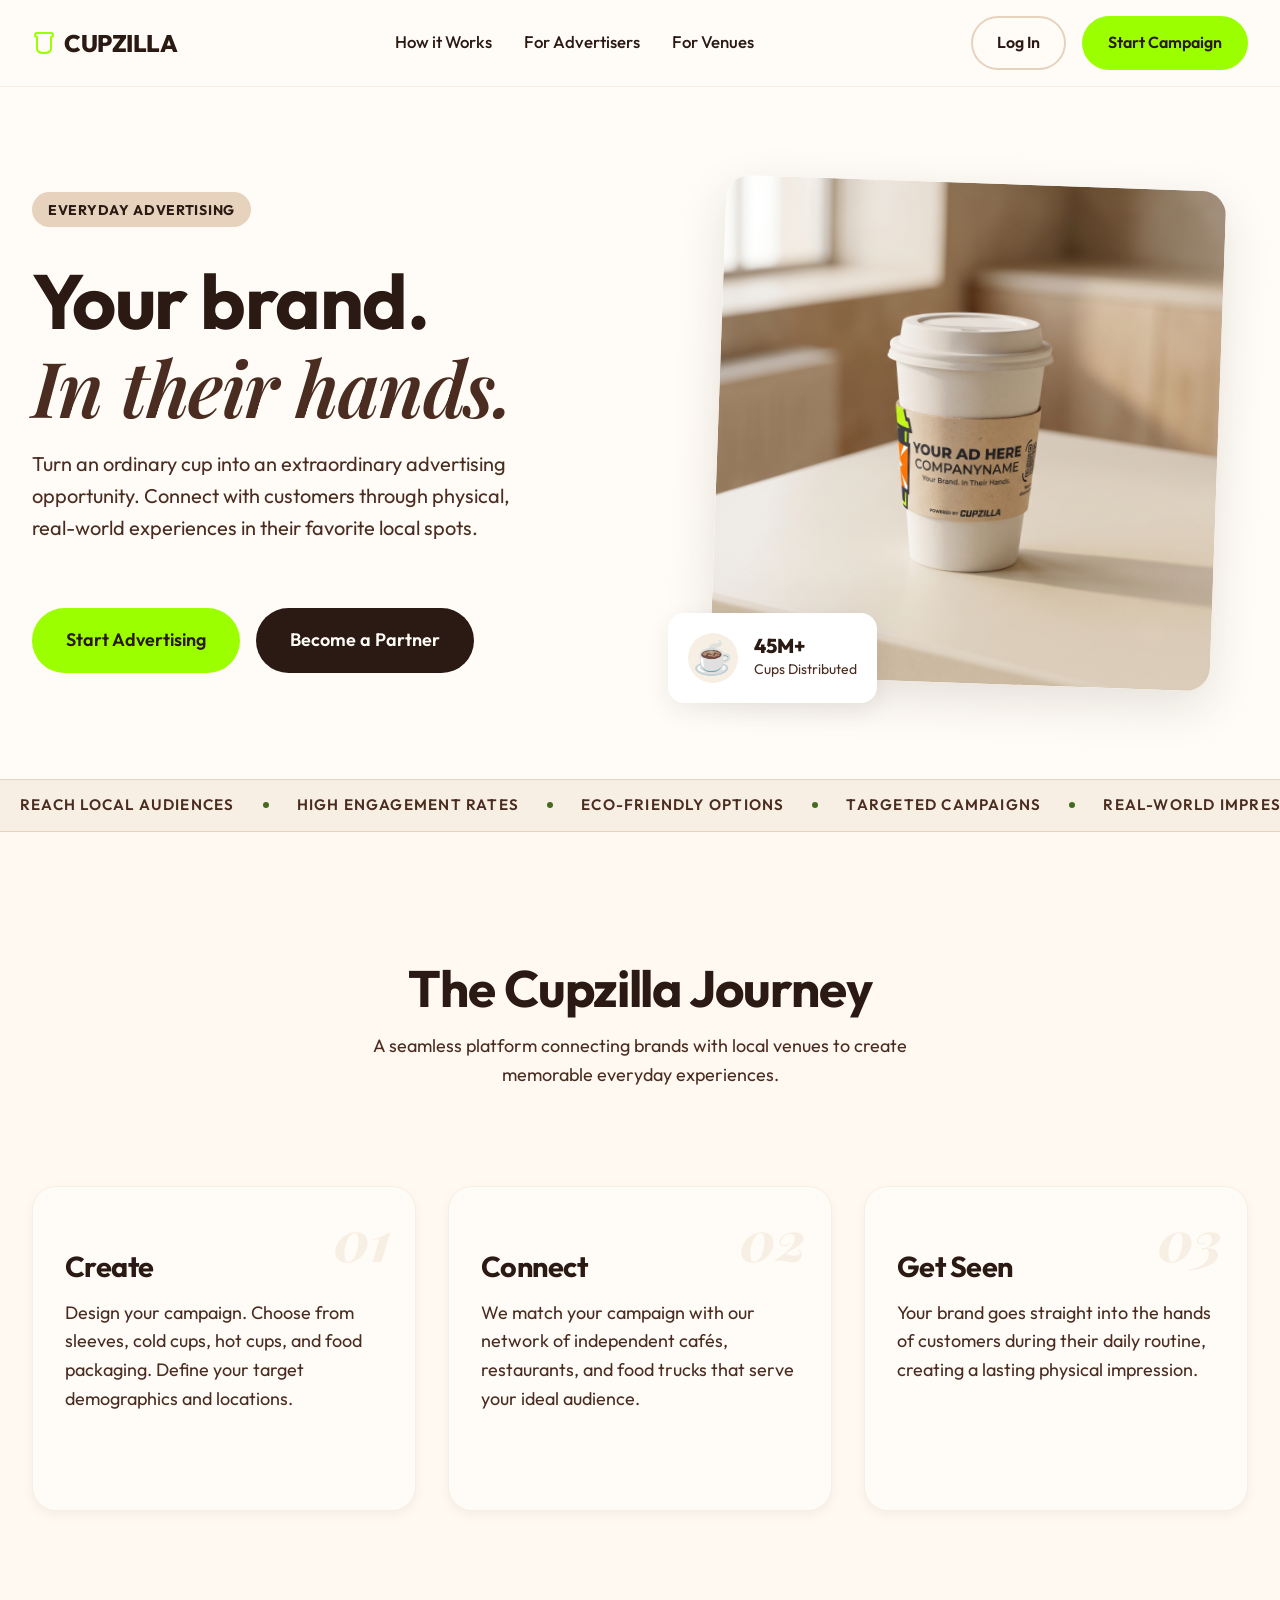
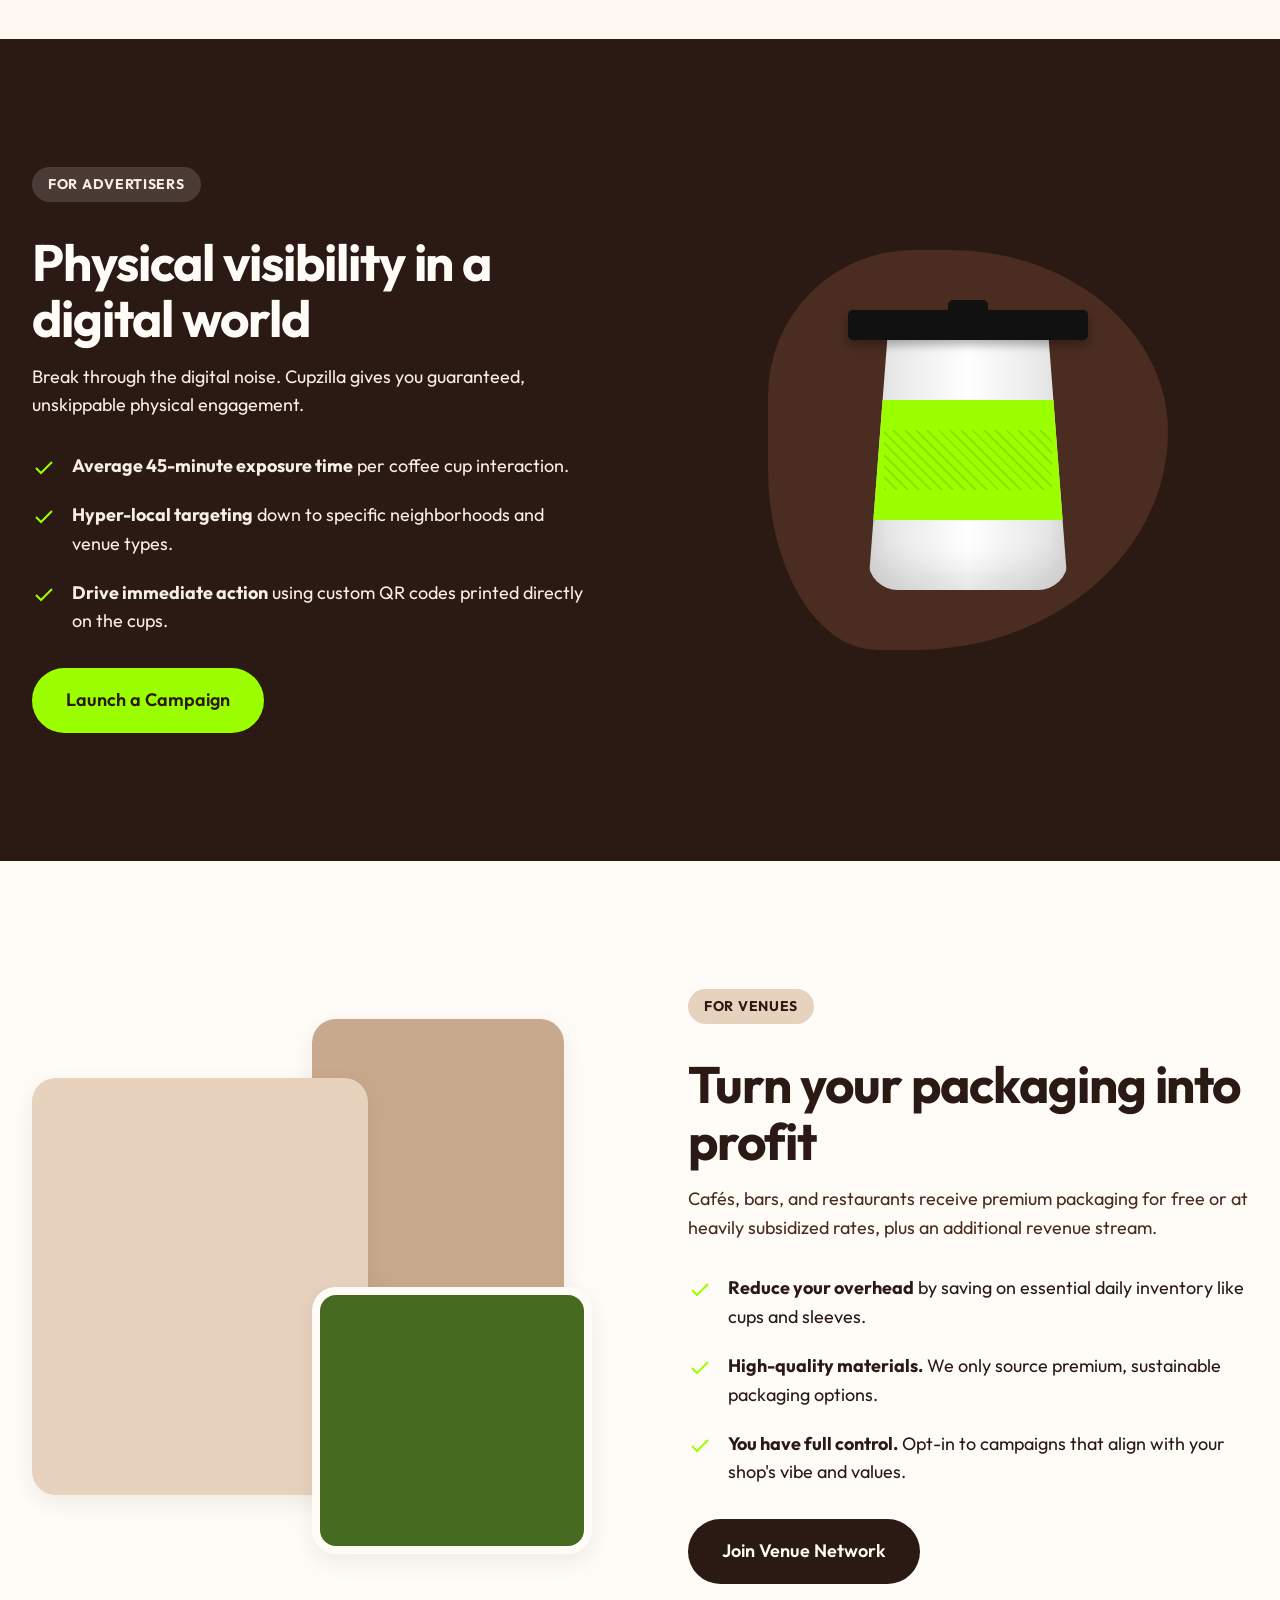
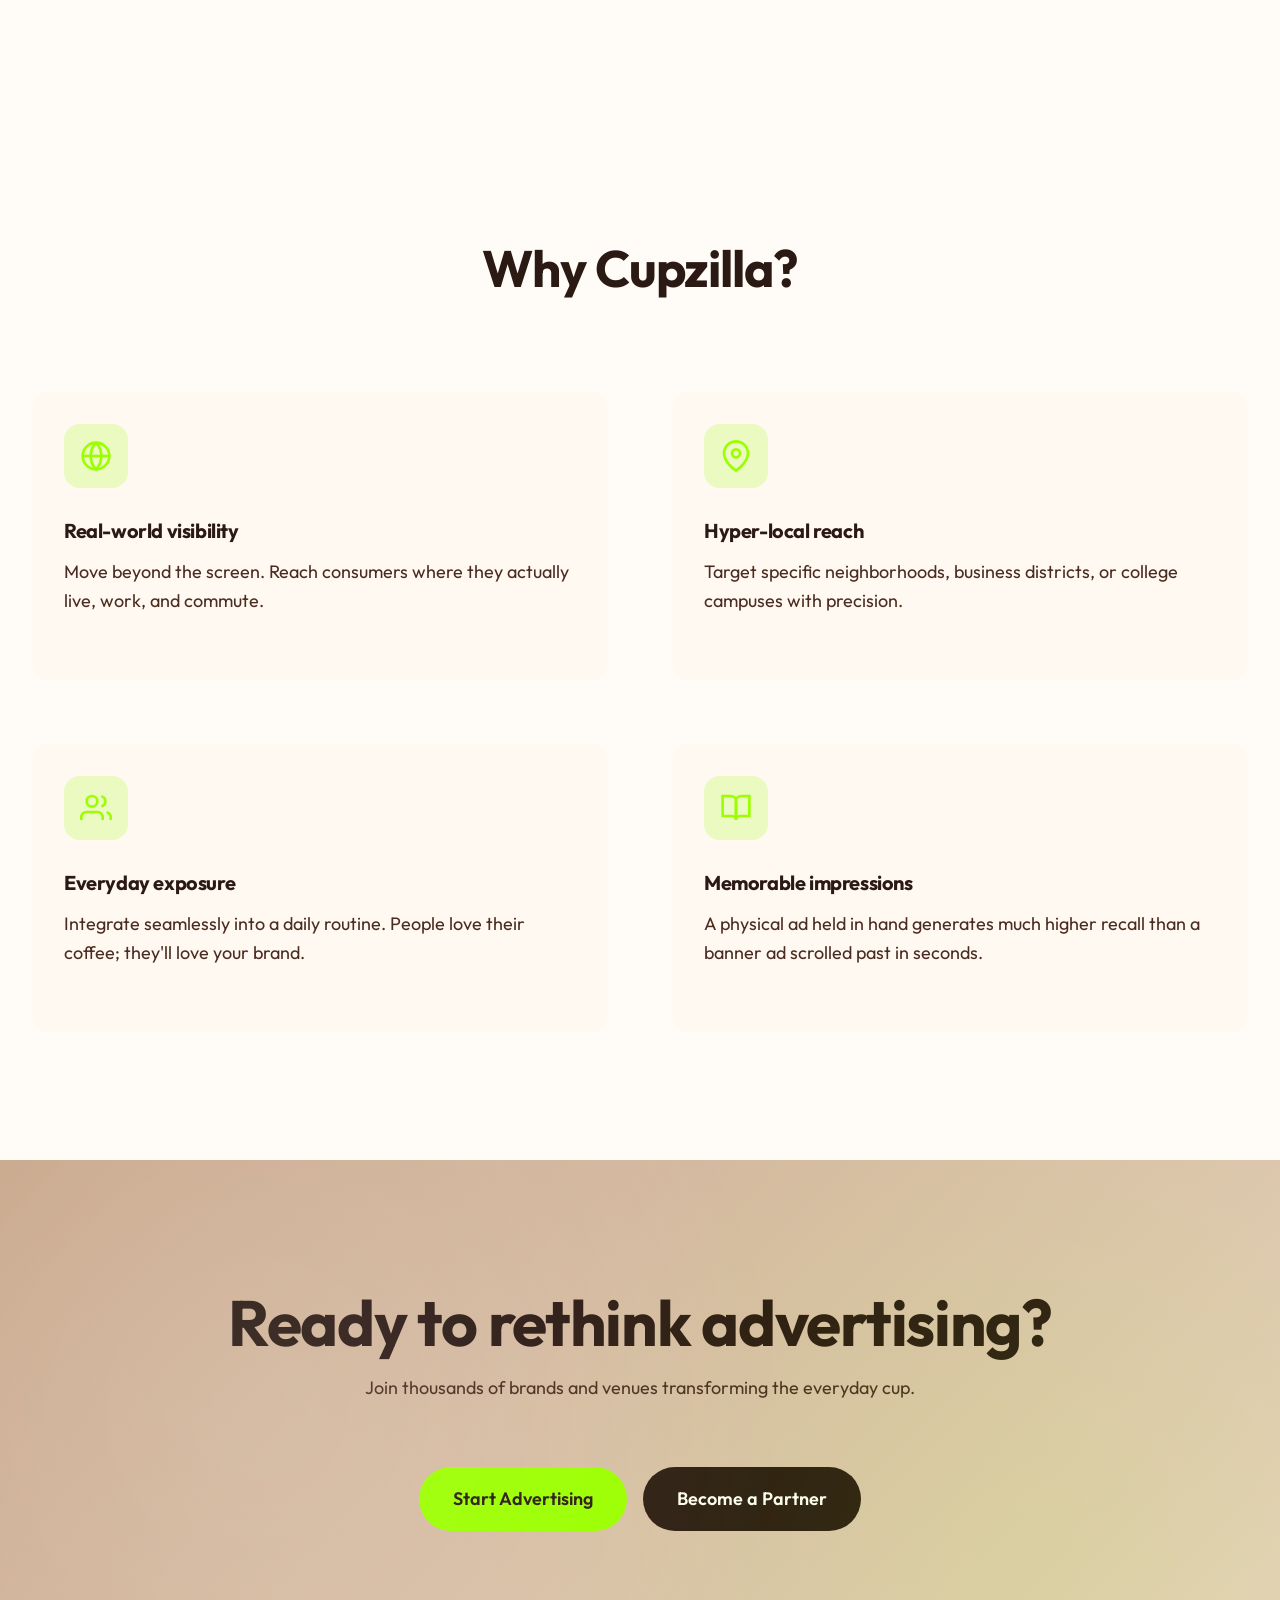
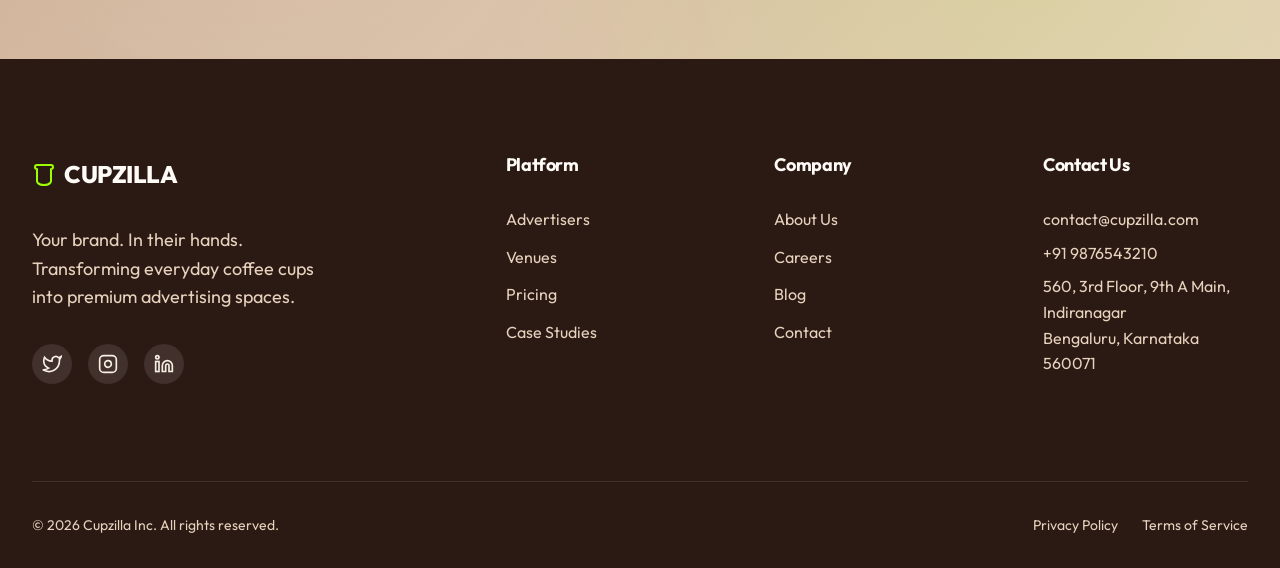
<file: Web Development & Designing-Level 1/Cupzilla/index.html>
<!DOCTYPE html>
<html lang="en">

<head>
    <meta charset="UTF-8">
    <meta name="viewport" content="width=device-width, initial-scale=1.0">
    <title>Cupzilla | Everyday Advertising</title>
    <link rel="preconnect" href="https://fonts.googleapis.com">
    <link rel="preconnect" href="https://fonts.gstatic.com" crossorigin>
    <link
        href="https://fonts.googleapis.com/css2?family=Outfit:wght@300;400;500;700;800&family=Playfair+Display:ital,wght@0,600;1,600&display=swap"
        rel="stylesheet">
    <link rel="stylesheet" href="style.css">
</head>

<body>
    <header>
        <div class="container nav-container">
            <a href="#" class="logo">
                <svg width="24" height="24" viewBox="0 0 24 24" fill="none" xmlns="http://www.w3.org/2000/svg">
                    <path
                        d="M5 2H19C19 2 21 2 21 4C21 6 19 6 19 6V18C19 18 19 22 12 22C5 22 5 18 5 18V6C5 6 3 6 3 4C3 2 5 2 5 2Z"
                        stroke="var(--c-brand-green)" stroke-width="2" stroke-linecap="round" stroke-linejoin="round" />
                </svg>
                CUPZILLA
            </a>
            <nav>
                <ul class="nav-links">
                    <li><a href="#how-it-works">How it Works</a></li>
                    <li><a href="#advertisers">For Advertisers</a></li>
                    <li><a href="#venues">For Venues</a></li>
                </ul>
            </nav>
            <div class="nav-actions">
                <a href="#cta" class="btn btn-outline">Log In</a>
                <a href="#cta" class="btn btn-primary">Start Campaign</a>
            </div>
            <!-- Mobile Menu Toggle (CSS only) -->
            <input type="checkbox" id="nav-toggle" class="nav-toggle">
            <label for="nav-toggle" class="nav-toggle-label">
                <span></span>
            </label>
            <div class="mobile-nav">
                <ul class="mobile-nav-links">
                    <li><a href="#how-it-works">How it Works</a></li>
                    <li><a href="#advertisers">For Advertisers</a></li>
                    <li><a href="#venues">For Venues</a></li>
                    <li><a href="#cta" class="btn btn-primary">Start Campaign</a></li>
                </ul>
            </div>
        </div>
    </header>

    <main>
        <section class="hero">
            <div class="container hero-container">
                <div class="hero-content">
                    <div class="badge">Everyday Advertising</div>
                    <h1 class="hero-title">Your brand.<br><span>In their hands.</span></h1>
                    <p class="hero-subtitle">Turn an ordinary cup into an extraordinary advertising opportunity. Connect
                        with customers through physical, real-world experiences in their favorite local spots.</p>
                    <div class="hero-cta">
                        <a href="#advertisers" class="btn btn-primary btn-large">Start Advertising</a>
                        <a href="#venues" class="btn btn-secondary btn-large">Become a Partner</a>
                    </div>
                </div>
                <div class="hero-image-wrapper">
                    <div class="hero-image-bg"></div>
                    <img src="assets/hero-cup.png" alt="Cupzilla cup with brand sleeve" class="hero-image">
                    <!-- Floating stat card -->
                    <div class="floating-card stat-card">
                        <div class="stat-icon">☕</div>
                        <div>
                            <div class="stat-number">45M+</div>
                            <div class="stat-label">Cups Distributed</div>
                        </div>
                    </div>
                </div>
            </div>
        </section>

        <!-- Marquee / Social Proof -->
        <div class="marquee-section">
            <div class="marquee">
                <div class="marquee-content">
                    <span>Reach Local Audiences</span>
                    <span class="dot"></span>
                    <span>High Engagement Rates</span>
                    <span class="dot"></span>
                    <span>Eco-Friendly Options</span>
                    <span class="dot"></span>
                    <span>Targeted Campaigns</span>
                    <span class="dot"></span>
                    <span>Real-World Impressions</span>
                    <span class="dot"></span>
                </div>
                <div class="marquee-content" aria-hidden="true">
                    <span>Reach Local Audiences</span>
                    <span class="dot"></span>
                    <span>High Engagement Rates</span>
                    <span class="dot"></span>
                    <span>Eco-Friendly Options</span>
                    <span class="dot"></span>
                    <span>Targeted Campaigns</span>
                    <span class="dot"></span>
                    <span>Real-World Impressions</span>
                    <span class="dot"></span>
                </div>
            </div>
        </div>

        <section id="how-it-works" class="how-it-works">
            <div class="container">
                <div class="section-header text-center">
                    <h2 class="section-title">The Cupzilla Journey</h2>
                    <p class="section-subtitle">A seamless platform connecting brands with local venues to create
                        memorable everyday experiences.</p>
                </div>
                <div class="steps-grid">
                    <div class="step-card">
                        <div class="step-number">01</div>
                        <h3 class="step-title">Create</h3>
                        <p class="step-desc">Design your campaign. Choose from sleeves, cold cups, hot cups, and food
                            packaging. Define your target demographics and locations.</p>
                    </div>
                    <div class="step-card">
                        <div class="step-number">02</div>
                        <h3 class="step-title">Connect</h3>
                        <p class="step-desc">We match your campaign with our network of independent cafés, restaurants,
                            and food trucks that serve your ideal audience.</p>
                    </div>
                    <div class="step-card">
                        <div class="step-number">03</div>
                        <h3 class="step-title">Get Seen</h3>
                        <p class="step-desc">Your brand goes straight into the hands of customers during their daily
                            routine, creating a lasting physical impression.</p>
                    </div>
                </div>
            </div>
        </section>

        <section id="advertisers" class="value-prop section-dark">
            <div class="container value-prop-container">
                <div class="value-prop-content">
                    <div class="badge badge-light">For Advertisers</div>
                    <h2 class="section-title">Physical visibility in a digital world</h2>
                    <p class="section-subtitle">Break through the digital noise. Cupzilla gives you guaranteed,
                        unskippable physical engagement.</p>
                    <ul class="feature-list">
                        <li>
                            <svg viewBox="0 0 24 24" width="24" height="24" fill="none" stroke="currentColor"
                                stroke-width="2">
                                <polyline points="20 6 9 17 4 12"></polyline>
                            </svg>
                            <span><strong>Average 45-minute exposure time</strong> per coffee cup interaction.</span>
                        </li>
                        <li>
                            <svg viewBox="0 0 24 24" width="24" height="24" fill="none" stroke="currentColor"
                                stroke-width="2">
                                <polyline points="20 6 9 17 4 12"></polyline>
                            </svg>
                            <span><strong>Hyper-local targeting</strong> down to specific neighborhoods and venue
                                types.</span>
                        </li>
                        <li>
                            <svg viewBox="0 0 24 24" width="24" height="24" fill="none" stroke="currentColor"
                                stroke-width="2">
                                <polyline points="20 6 9 17 4 12"></polyline>
                            </svg>
                            <span><strong>Drive immediate action</strong> using custom QR codes printed directly on the
                                cups.</span>
                        </li>
                    </ul>
                    <a href="#cta" class="btn btn-primary btn-large mt-4">Launch a Campaign</a>
                </div>
                <div class="value-prop-visual shape-blob">
                    <!-- CSS art / Abstract shape representing the brand reaching users -->
                    <div class="abstract-cup">
                        <div class="cup-body">
                            <div class="cup-sleeve">
                                <div class="sleeve-pattern"></div>
                            </div>
                        </div>
                        <div class="cup-lid"></div>
                    </div>
                </div>
            </div>
        </section>

        <section id="venues" class="value-prop">
            <div class="container value-prop-container reverse">
                <div class="value-prop-content">
                    <div class="badge">For Venues</div>
                    <h2 class="section-title">Turn your packaging into profit</h2>
                    <p class="section-subtitle">Cafés, bars, and restaurants receive premium packaging for free or at
                        heavily subsidized rates, plus an additional revenue stream.</p>
                    <ul class="feature-list">
                        <li>
                            <svg viewBox="0 0 24 24" width="24" height="24" fill="none" stroke="currentColor"
                                stroke-width="2">
                                <polyline points="20 6 9 17 4 12"></polyline>
                            </svg>
                            <span><strong>Reduce your overhead</strong> by saving on essential daily inventory like cups
                                and sleeves.</span>
                        </li>
                        <li>
                            <svg viewBox="0 0 24 24" width="24" height="24" fill="none" stroke="currentColor"
                                stroke-width="2">
                                <polyline points="20 6 9 17 4 12"></polyline>
                            </svg>
                            <span><strong>High-quality materials.</strong> We only source premium, sustainable packaging
                                options.</span>
                        </li>
                        <li>
                            <svg viewBox="0 0 24 24" width="24" height="24" fill="none" stroke="currentColor"
                                stroke-width="2">
                                <polyline points="20 6 9 17 4 12"></polyline>
                            </svg>
                            <span><strong>You have full control.</strong> Opt-in to campaigns that align with your
                                shop's vibe and values.</span>
                        </li>
                    </ul>
                    <a href="#cta" class="btn btn-secondary btn-large mt-4">Join Venue Network</a>
                </div>
                <div class="value-prop-visual style-grid">
                    <div class="grid-images">
                        <div class="grid-img b-1"></div>
                        <div class="grid-img b-2"></div>
                        <div class="grid-img b-3"></div>
                    </div>
                </div>
            </div>
        </section>

        <section id="why" class="why-cupzilla">
            <div class="container">
                <div class="section-header text-center">
                    <h2 class="section-title">Why Cupzilla?</h2>
                </div>
                <div class="features-grid">
                    <div class="feature-item">
                        <div class="feature-icon">
                            <svg width="32" height="32" viewBox="0 0 24 24" fill="none" stroke="var(--c-brand-green)"
                                stroke-width="2">
                                <circle cx="12" cy="12" r="10"></circle>
                                <path d="M12 2a14.5 14.5 0 0 0 0 20 14.5 14.5 0 0 0 0-20"></path>
                                <path d="M2 12h20"></path>
                            </svg>
                        </div>
                        <h4>Real-world visibility</h4>
                        <p>Move beyond the screen. Reach consumers where they actually live, work, and commute.</p>
                    </div>
                    <div class="feature-item">
                        <div class="feature-icon">
                            <svg width="32" height="32" viewBox="0 0 24 24" fill="none" stroke="var(--c-brand-green)"
                                stroke-width="2">
                                <path d="M21 10c0 7-9 13-9 13s-9-6-9-13a9 9 0 0 1 18 0z"></path>
                                <circle cx="12" cy="10" r="3"></circle>
                            </svg>
                        </div>
                        <h4>Hyper-local reach</h4>
                        <p>Target specific neighborhoods, business districts, or college campuses with precision.</p>
                    </div>
                    <div class="feature-item">
                        <div class="feature-icon">
                            <svg width="32" height="32" viewBox="0 0 24 24" fill="none" stroke="var(--c-brand-green)"
                                stroke-width="2">
                                <path d="M17 21v-2a4 4 0 0 0-4-4H5a4 4 0 0 0-4 4v2"></path>
                                <circle cx="9" cy="7" r="4"></circle>
                                <path d="M23 21v-2a4 4 0 0 0-3-3.87"></path>
                                <path d="M16 3.13a4 4 0 0 1 0 7.75"></path>
                            </svg>
                        </div>
                        <h4>Everyday exposure</h4>
                        <p>Integrate seamlessly into a daily routine. People love their coffee; they'll love your brand.
                        </p>
                    </div>
                    <div class="feature-item">
                        <div class="feature-icon">
                            <svg width="32" height="32" viewBox="0 0 24 24" fill="none" stroke="var(--c-brand-green)"
                                stroke-width="2">
                                <path d="M2 3h6a4 4 0 0 1 4 4v14a3 3 0 0 0-3-3H2z"></path>
                                <path d="M22 3h-6a4 4 0 0 0-4 4v14a3 3 0 0 1 3-3h7z"></path>
                            </svg>
                        </div>
                        <h4>Memorable impressions</h4>
                        <p>A physical ad held in hand generates much higher recall than a banner ad scrolled past in
                            seconds.</p>
                    </div>
                </div>
            </div>
        </section>

        <section id="cta" class="cta-banner">
            <div class="container text-center">
                <h2 class="section-title">Ready to rethink advertising?</h2>
                <p class="section-subtitle">Join thousands of brands and venues transforming the everyday cup.</p>
                <div class="cta-buttons">
                    <a href="#advertisers" class="btn btn-primary btn-large">Start Advertising</a>
                    <a href="#venues" class="btn btn-secondary btn-large">Become a Partner</a>
                </div>
            </div>
        </section>
    </main>

    <footer>
        <div class="container">
            <div class="footer-grid">
                <div class="footer-brand">
                    <a href="#" class="logo footer-logo">
                        <svg width="24" height="24" viewBox="0 0 24 24" fill="none" xmlns="http://www.w3.org/2000/svg">
                            <path
                                d="M5 2H19C19 2 21 2 21 4C21 6 19 6 19 6V18C19 18 19 22 12 22C5 22 5 18 5 18V6C5 6 3 6 3 4C3 2 5 2 5 2Z"
                                stroke="var(--c-brand-green)" stroke-width="2" stroke-linecap="round"
                                stroke-linejoin="round" />
                        </svg>
                        CUPZILLA
                    </a>
                    <p class="footer-desc">Your brand. In their hands. Transforming everyday coffee cups into premium
                        advertising spaces.</p>
                    <div class="social-links">
                        <a href="#" aria-label="Twitter">
                            <svg width="20" height="20" viewBox="0 0 24 24" fill="none" stroke="currentColor"
                                stroke-width="2">
                                <path
                                    d="M23 3a10.9 10.9 0 0 1-3.14 1.53 4.48 4.48 0 0 0-7.86 3v1A10.66 10.66 0 0 1 3 4s-4 9 5 13a11.64 11.64 0 0 1-7 2c9 5 20 0 20-11.5a4.5 4.5 0 0 0-.08-.83A7.72 7.72 0 0 0 23 3z">
                                </path>
                            </svg>
                        </a>
                        <a href="#" aria-label="Instagram">
                            <svg width="20" height="20" viewBox="0 0 24 24" fill="none" stroke="currentColor"
                                stroke-width="2">
                                <rect x="2" y="2" width="20" height="20" rx="5" ry="5"></rect>
                                <path d="M16 11.37A4 4 0 1 1 12.63 8 4 4 0 0 1 16 11.37z"></path>
                                <line x1="17.5" y1="6.5" x2="17.51" y2="6.5"></line>
                            </svg>
                        </a>
                        <a href="#" aria-label="LinkedIn">
                            <svg width="20" height="20" viewBox="0 0 24 24" fill="none" stroke="currentColor"
                                stroke-width="2">
                                <path
                                    d="M16 8a6 6 0 0 1 6 6v7h-4v-7a2 2 0 0 0-2-2 2 2 0 0 0-2 2v7h-4v-7a6 6 0 0 1 6-6z">
                                </path>
                                <rect x="2" y="9" width="4" height="12"></rect>
                                <circle cx="4" cy="4" r="2"></circle>
                            </svg>
                        </a>
                    </div>
                </div>
                <div class="footer-links">
                    <h4>Platform</h4>
                    <ul>
                        <li><a href="#advertisers">Advertisers</a></li>
                        <li><a href="#venues">Venues</a></li>
                        <li><a href="#">Pricing</a></li>
                        <li><a href="#">Case Studies</a></li>
                    </ul>
                </div>
                <div class="footer-links">
                    <h4>Company</h4>
                    <ul>
                        <li><a href="#">About Us</a></li>
                        <li><a href="#">Careers</a></li>
                        <li><a href="#">Blog</a></li>
                        <li><a href="#">Contact</a></li>
                    </ul>
                </div>
                <div class="footer-contact">
                    <h4>Contact Us</h4>
                    <p>contact@cupzilla.com</p>
                    <p>+91 9876543210</p>
                    <p>560, 3rd Floor, 9th A Main, Indiranagar <br>Bengaluru, Karnataka 560071</p>
                </div>
            </div>
            <div class="footer-bottom">
                <p>&copy; 2026 Cupzilla Inc. All rights reserved.</p>
                <div class="legal-links">
                    <a href="#">Privacy Policy</a>
                    <a href="#">Terms of Service</a>
                </div>
            </div>
        </div>
    </footer>
</body>

</html>
</file>
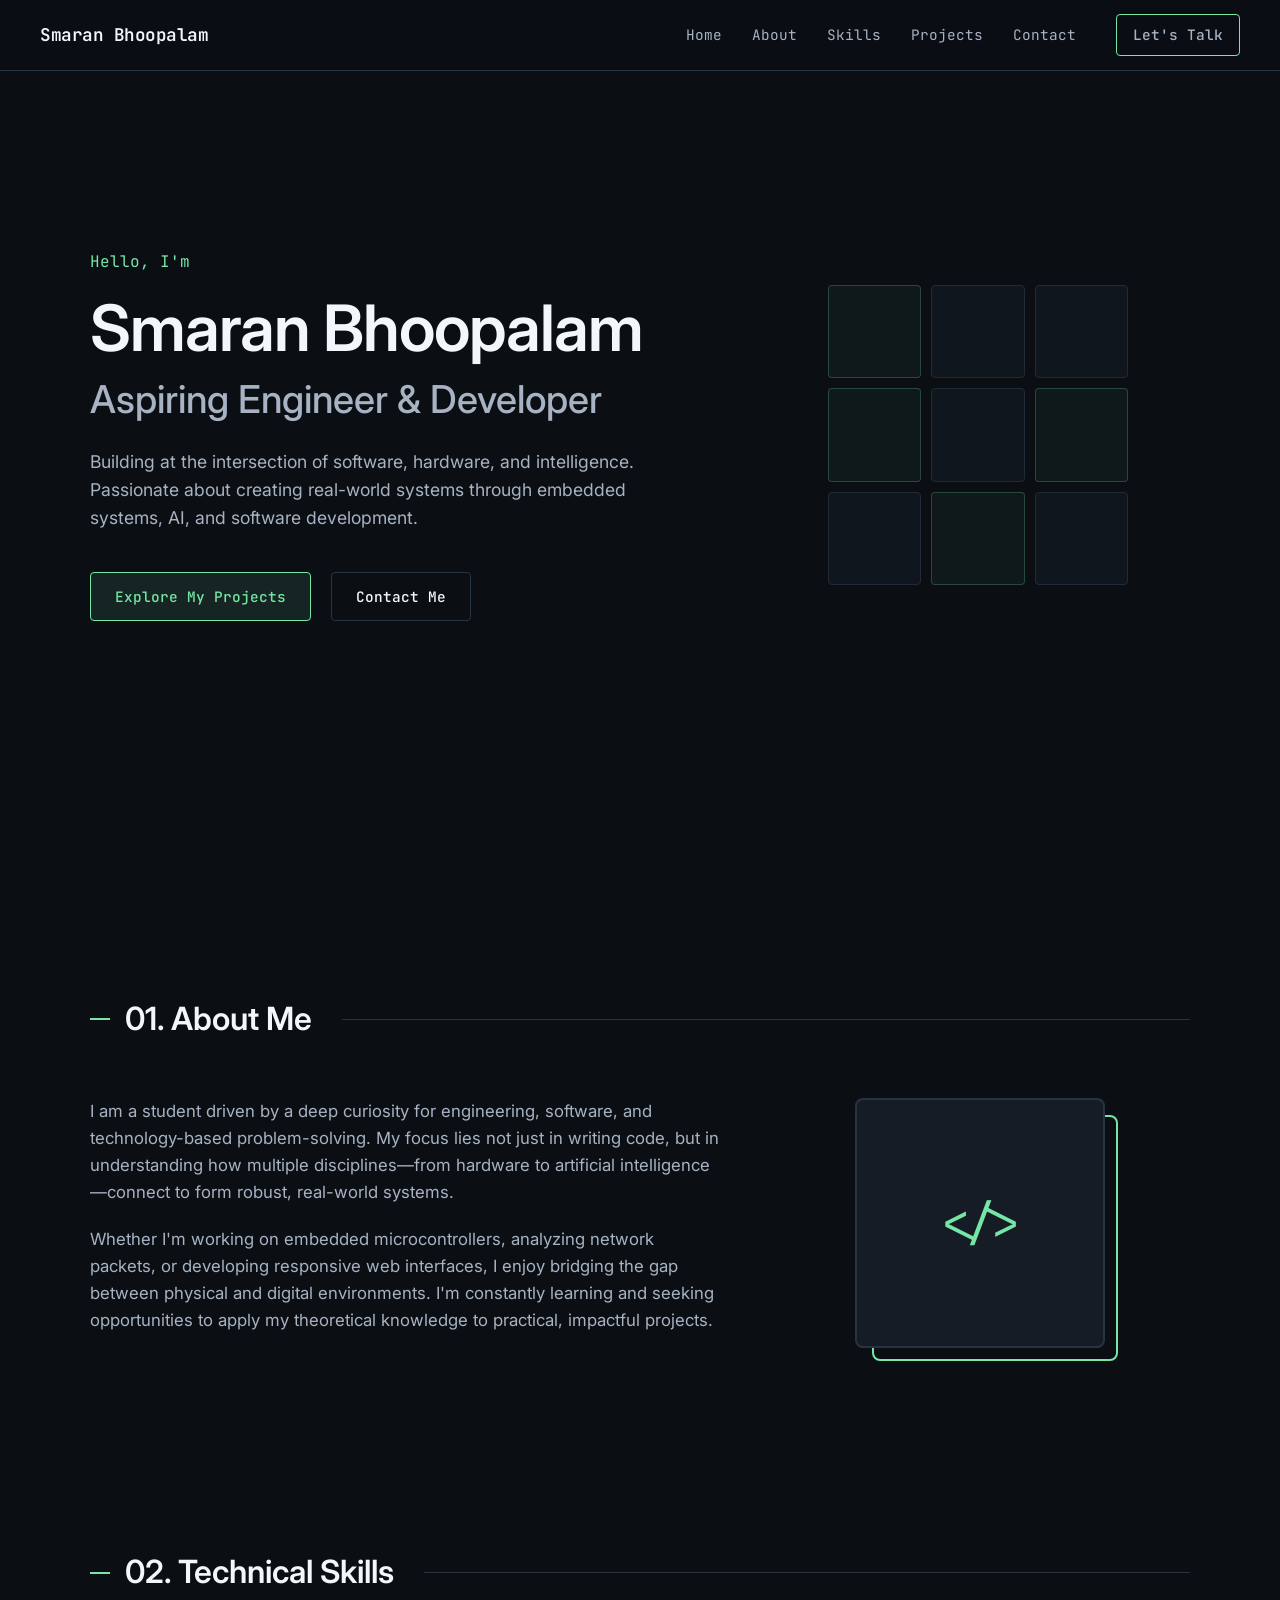
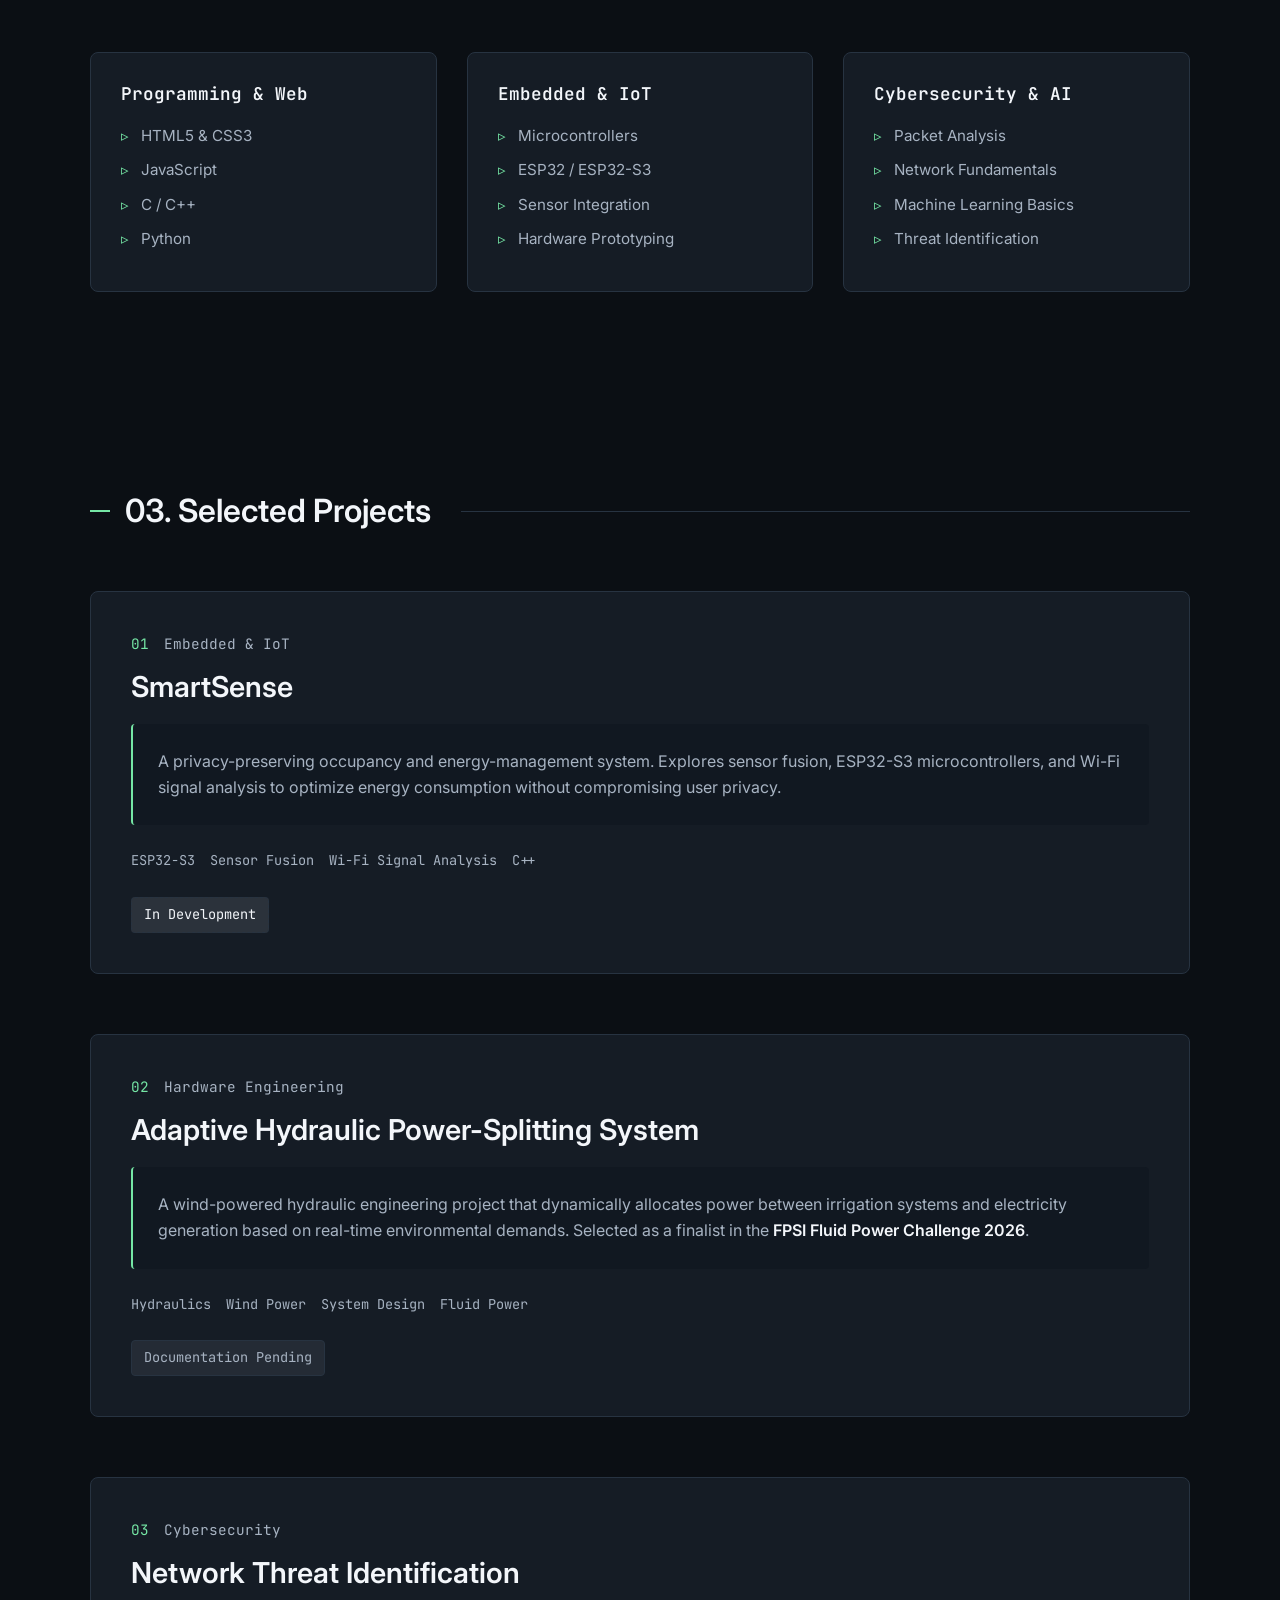
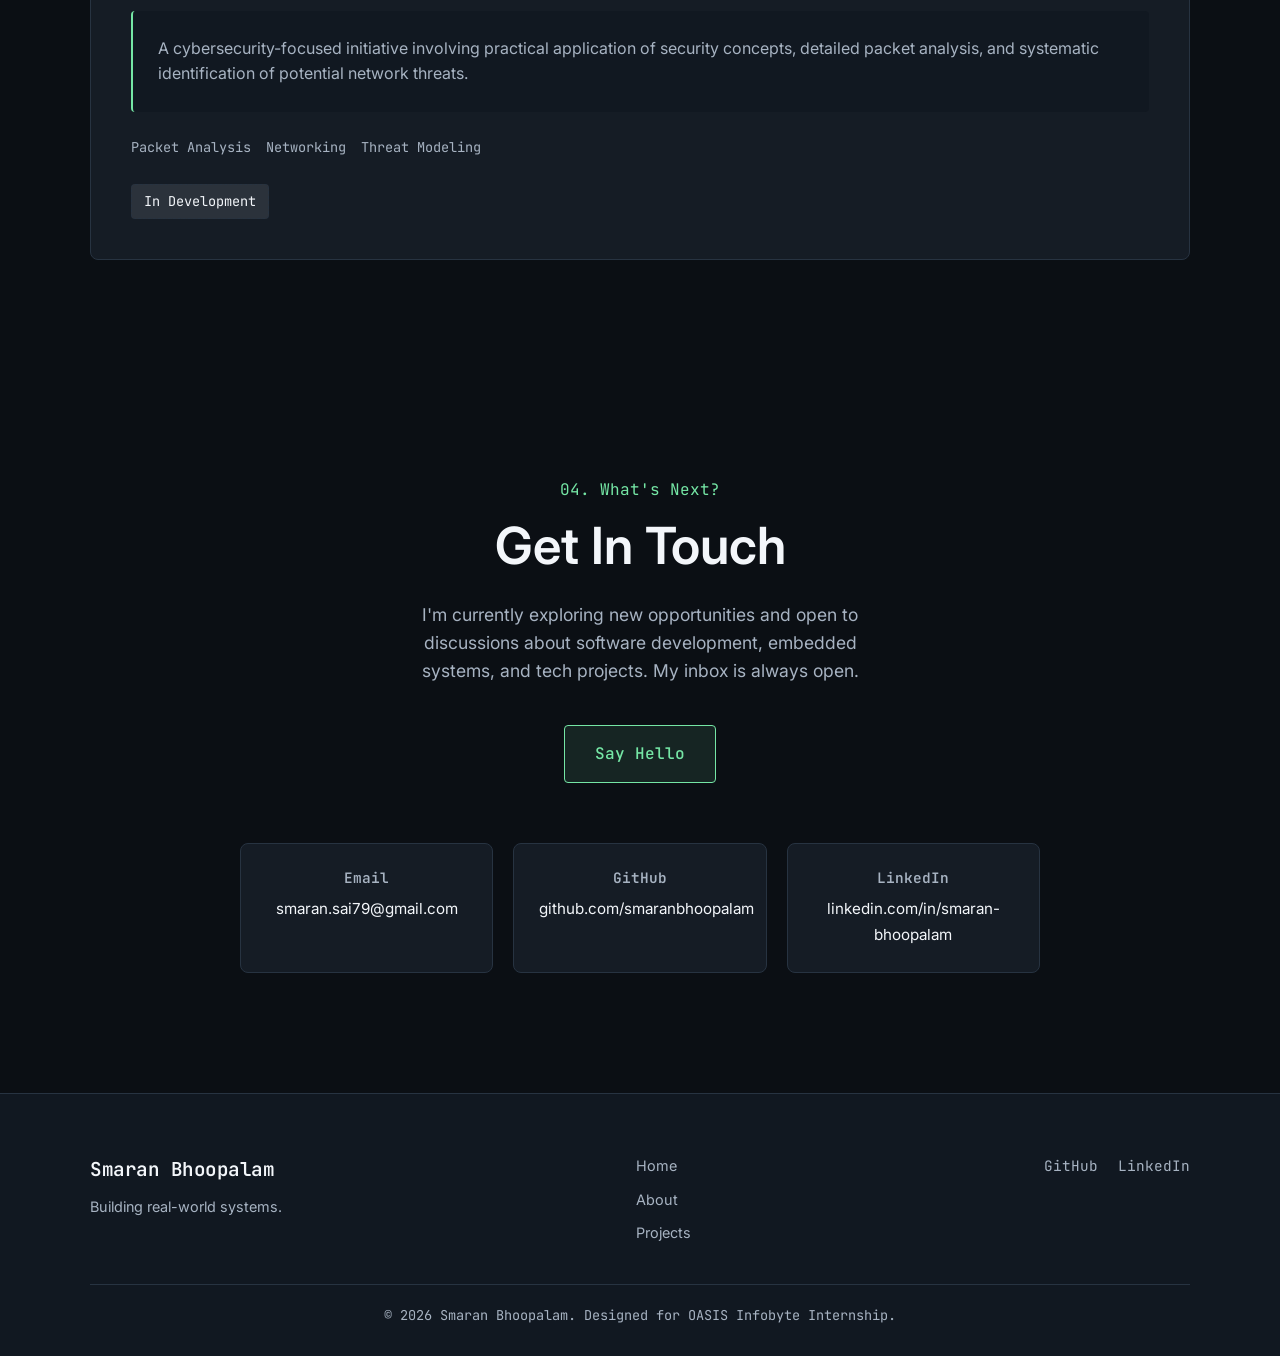
<file: Web Development & Designing-Level 1/Portfolio/index.html>
<!DOCTYPE html>
<html lang="en">
<head>
    <meta charset="UTF-8">
    <meta name="viewport" content="width=device-width, initial-scale=1.0">
    <title>Smaran Bhoopalam | Developer Portfolio</title>
    <meta name="description" content="Personal portfolio of Smaran Bhoopalam — aspiring engineer and developer working across embedded systems, IoT, cybersecurity, and software development.">
    <link rel="stylesheet" href="style.css">
    <link rel="preconnect" href="https://fonts.googleapis.com">
    <link rel="preconnect" href="https://fonts.gstatic.com" crossorigin>
    <link href="https://fonts.googleapis.com/css2?family=Inter:wght@300;400;500;600;700&family=JetBrains+Mono:wght@400;500&display=swap" rel="stylesheet">
</head>
<body>
    <header class="navbar">
        <div class="nav-container">
            <a href="#home" class="logo">Smaran Bhoopalam</a>
            <nav class="nav-links">
                <a href="#home">Home</a>
                <a href="#about">About</a>
                <a href="#skills">Skills</a>
                <a href="#projects">Projects</a>
                <a href="#contact">Contact</a>
                <a href="#contact" class="btn btn-outline nav-cta">Let's Talk</a>
            </nav>
            <button class="menu-toggle" aria-label="Toggle menu" onclick="document.body.classList.toggle('nav-open')">
                <span></span>
                <span></span>
                <span></span>
            </button>
        </div>
    </header>

    <main>
        <!-- Hero Section -->
        <section id="home" class="hero">
            <div class="container">
                <div class="hero-content">
                    <p class="greeting">Hello, I'm</p>
                    <h1 class="name">Smaran Bhoopalam</h1>
                    <h2 class="role">Aspiring Engineer & Developer</h2>
                    <p class="hero-intro">
                        Building at the intersection of software, hardware, and intelligence. 
                        Passionate about creating real-world systems through embedded systems, AI, and software development.
                    </p>
                    <div class="hero-actions">
                        <a href="#projects" class="btn btn-primary">Explore My Projects</a>
                        <a href="#contact" class="btn btn-secondary">Contact Me</a>
                    </div>
                </div>
                <div class="hero-visual">
                    <!-- Abstract technical visual representation -->
                    <div class="tech-grid">
                        <div class="grid-cell active"></div>
                        <div class="grid-cell"></div>
                        <div class="grid-cell"></div>
                        <div class="grid-cell active"></div>
                        <div class="grid-cell"></div>
                        <div class="grid-cell active"></div>
                        <div class="grid-cell"></div>
                        <div class="grid-cell active"></div>
                        <div class="grid-cell"></div>
                    </div>
                </div>
            </div>
        </section>

        <!-- About Section -->
        <section id="about" class="about">
            <div class="container">
                <div class="section-header">
                    <h2>01. About Me</h2>
                    <div class="header-line"></div>
                </div>
                <div class="about-content">
                    <div class="about-text">
                        <p>
                            I am a student driven by a deep curiosity for engineering, software, and technology-based problem-solving. My focus lies not just in writing code, but in understanding how multiple disciplines—from hardware to artificial intelligence—connect to form robust, real-world systems.
                        </p>
                        <p>
                            Whether I'm working on embedded microcontrollers, analyzing network packets, or developing responsive web interfaces, I enjoy bridging the gap between physical and digital environments. I'm constantly learning and seeking opportunities to apply my theoretical knowledge to practical, impactful projects.
                        </p>
                    </div>
                    <div class="about-image-placeholder">
                        <div class="avatar-frame">
                            <span class="avatar-icon">&lt;/&gt;</span>
                        </div>
                    </div>
                </div>
            </div>
        </section>

        <!-- Skills Section -->
        <section id="skills" class="skills">
            <div class="container">
                <div class="section-header">
                    <h2>02. Technical Skills</h2>
                    <div class="header-line"></div>
                </div>
                <div class="skills-grid">
                    <div class="skill-category">
                        <h3>Programming & Web</h3>
                        <ul class="skill-list">
                            <li>HTML5 & CSS3</li>
                            <li>JavaScript</li>
                            <li>C / C++</li>
                            <li>Python</li>
                        </ul>
                    </div>
                    <div class="skill-category">
                        <h3>Embedded & IoT</h3>
                        <ul class="skill-list">
                            <li>Microcontrollers</li>
                            <li>ESP32 / ESP32-S3</li>
                            <li>Sensor Integration</li>
                            <li>Hardware Prototyping</li>
                        </ul>
                    </div>
                    <div class="skill-category">
                        <h3>Cybersecurity & AI</h3>
                        <ul class="skill-list">
                            <li>Packet Analysis</li>
                            <li>Network Fundamentals</li>
                            <li>Machine Learning Basics</li>
                            <li>Threat Identification</li>
                        </ul>
                    </div>
                </div>
            </div>
        </section>

        <!-- Projects Section -->
        <section id="projects" class="projects">
            <div class="container">
                <div class="section-header">
                    <h2>03. Selected Projects</h2>
                    <div class="header-line"></div>
                </div>
                <div class="project-list">
                    
                    <!-- Project 1 -->
                    <article class="project-card">
                        <div class="project-content">
                            <div class="project-meta">
                                <span class="project-number">01</span>
                                <span class="project-category">Embedded & IoT</span>
                            </div>
                            <h3 class="project-title">SmartSense</h3>
                            <div class="project-description">
                                <p>A privacy-preserving occupancy and energy-management system. Explores sensor fusion, ESP32-S3 microcontrollers, and Wi-Fi signal analysis to optimize energy consumption without compromising user privacy.</p>
                            </div>
                            <ul class="project-tech">
                                <li>ESP32-S3</li>
                                <li>Sensor Fusion</li>
                                <li>Wi-Fi Signal Analysis</li>
                                <li>C++</li>
                            </ul>
                            <div class="project-links">
                                <!-- Status badge only — no live demo or public repo URL available yet -->
                                <span class="status-indicator development">In Development</span>
                                <!-- TODO: Replace href with the real GitHub repository URL when available -->
                                <!-- <a href="https://github.com/smaranbhoopalam/smartsense" target="_blank" rel="noopener noreferrer" class="github-link">View Source ↗</a> -->
                            </div>
                        </div>
                    </article>

                    <!-- Project 2 -->
                    <article class="project-card">
                        <div class="project-content">
                            <div class="project-meta">
                                <span class="project-number">02</span>
                                <span class="project-category">Hardware Engineering</span>
                            </div>
                            <h3 class="project-title">Adaptive Hydraulic Power-Splitting System</h3>
                            <div class="project-description">
                                <p>A wind-powered hydraulic engineering project that dynamically allocates power between irrigation systems and electricity generation based on real-time environmental demands. Selected as a finalist in the <strong>FPSI Fluid Power Challenge 2026</strong>.</p>
                            </div>
                            <ul class="project-tech">
                                <li>Hydraulics</li>
                                <li>Wind Power</li>
                                <li>System Design</li>
                                <li>Fluid Power</li>
                            </ul>
                            <div class="project-links">
                                <!-- No live demo or public repository URL available -->
                                <span class="status-indicator coming-soon">Documentation Pending</span>
                            </div>
                        </div>
                    </article>

                    <!-- Project 3 -->
                    <article class="project-card">
                        <div class="project-content">
                            <div class="project-meta">
                                <span class="project-number">03</span>
                                <span class="project-category">Cybersecurity</span>
                            </div>
                            <h3 class="project-title">Network Threat Identification</h3>
                            <div class="project-description">
                                <p>A cybersecurity-focused initiative involving practical application of security concepts, detailed packet analysis, and systematic identification of potential network threats.</p>
                            </div>
                            <ul class="project-tech">
                                <li>Packet Analysis</li>
                                <li>Networking</li>
                                <li>Threat Modeling</li>
                            </ul>
                            <div class="project-links">
                                <!-- No live demo or public repository URL available yet -->
                                <span class="status-indicator development">In Development</span>
                                <!-- TODO: Replace href with the real GitHub repository URL when available -->
                                <!-- <a href="https://github.com/smaranbhoopalam/network-threat-id" target="_blank" rel="noopener noreferrer" class="github-link">View Source ↗</a> -->
                            </div>
                        </div>
                    </article>

                </div>
            </div>
        </section>

        <!-- Contact Section -->
        <section id="contact" class="contact">
            <div class="container">
                <div class="contact-wrapper">
                    <div class="contact-header">
                        <h2>04. What's Next?</h2>
                        <h3 class="contact-title">Get In Touch</h3>
                        <p class="contact-desc">
                            I'm currently exploring new opportunities and open to discussions about software development, embedded systems, and tech projects. My inbox is always open.
                        </p>
                        <a href="mailto:smaran.sai79@gmail.com" class="btn btn-primary contact-btn">Say Hello</a>
                    </div>
                    
                    <div class="contact-details">
                        <div class="contact-info-card">
                            <h4>Email</h4>
                            <a href="mailto:smaran.sai79@gmail.com" class="contact-link">smaran.sai79@gmail.com</a>
                        </div>
                        <div class="contact-info-card">
                            <h4>GitHub</h4>
                            <a href="https://github.com/smaranbhoopalam" target="_blank" rel="noopener noreferrer" class="contact-link">github.com/smaranbhoopalam</a>
                        </div>
                        <div class="contact-info-card">
                            <h4>LinkedIn</h4>
                            <a href="https://www.linkedin.com/in/smaran-bhoopalam/" target="_blank" rel="noopener noreferrer" class="contact-link">linkedin.com/in/smaran-bhoopalam</a>
                        </div>
                    </div>
                </div>
            </div>
        </section>
    </main>

    <footer>
        <div class="container">
            <div class="footer-content">
                <div class="footer-brand">
                    <span class="logo">Smaran Bhoopalam</span>
                    <p>Building real-world systems.</p>
                </div>
                <div class="footer-links">
                    <a href="#home">Home</a>
                    <a href="#about">About</a>
                    <a href="#projects">Projects</a>
                </div>
                <div class="footer-social">
                    <a href="https://github.com/smaranbhoopalam" target="_blank" rel="noopener noreferrer" aria-label="GitHub profile">GitHub</a>
                    <a href="https://www.linkedin.com/in/smaran-bhoopalam/" target="_blank" rel="noopener noreferrer" aria-label="LinkedIn profile">LinkedIn</a>
                </div>
            </div>
            <div class="footer-bottom">
                <p>&copy; <span id="year"></span> Smaran Bhoopalam. Designed for OASIS Infobyte Internship.</p>
            </div>
        </div>
    </footer>

    <script>
        // Set current year in footer
        document.getElementById('year').textContent = new Date().getFullYear();

        // Close mobile nav when a link is clicked or when clicking outside the navbar
        document.querySelectorAll('.nav-links a').forEach(function (link) {
            link.addEventListener('click', function () {
                document.body.classList.remove('nav-open');
            });
        });

        document.addEventListener('click', function (e) {
            var navbar = document.querySelector('.navbar');
            if (document.body.classList.contains('nav-open') && !navbar.contains(e.target)) {
                document.body.classList.remove('nav-open');
            }
        });
    </script>
</body>
</html>
</file>
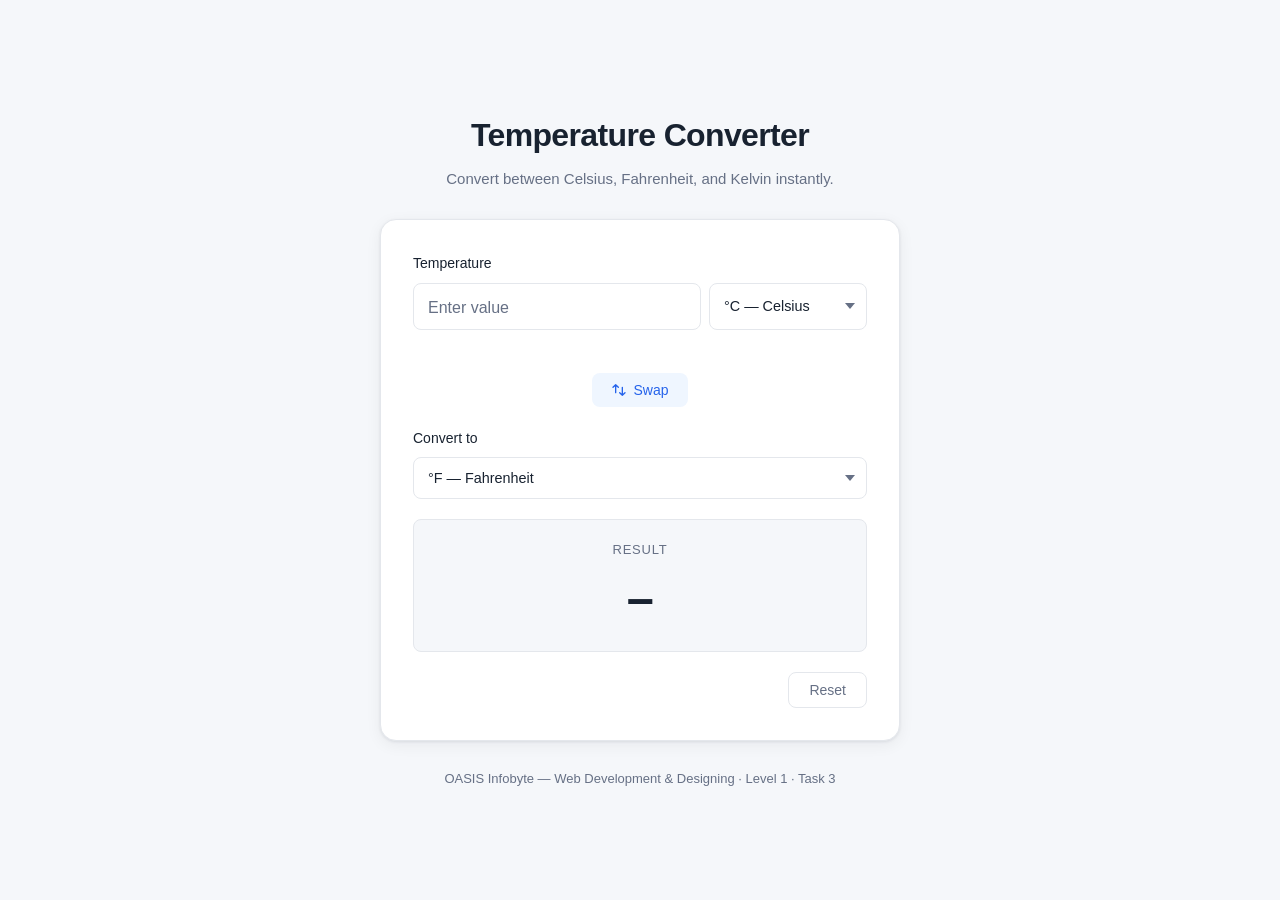
<file: Web Development & Designing-Level 1/Temperature Converter/index.html>
<!DOCTYPE html>
<html lang="en">
<head>
  <meta charset="UTF-8">
  <meta name="viewport" content="width=device-width, initial-scale=1.0">
  <title>Temperature Converter | OASIS Infobyte</title>
  <meta name="description" content="A clean, accessible temperature converter supporting Celsius, Fahrenheit, and Kelvin. Built for the OASIS Infobyte Level 1 internship.">
  <link rel="stylesheet" href="style.css">
</head>
<body>

  <div class="page-wrapper">

    <header class="page-header">
      <h1 class="page-title">Temperature Converter</h1>
      <p class="page-subtitle">Convert between Celsius, Fahrenheit, and Kelvin instantly.</p>
    </header>

    <main>
      <div class="card" role="main">

        <!-- ── Input row ─────────────────────────────────────── -->
        <div class="field-group">
          <label class="field-label" for="temp-input">Temperature</label>
          <div class="input-row">
            <input
              class="temp-input"
              type="number"
              id="temp-input"
              name="temperature"
              placeholder="Enter value"
              autocomplete="off"
              aria-describedby="validation-msg"
              step="any"
            >
            <div class="select-wrapper">
              <select class="unit-select" id="from-unit" aria-label="Convert from unit">
                <option value="celsius">°C — Celsius</option>
                <option value="fahrenheit">°F — Fahrenheit</option>
                <option value="kelvin">K — Kelvin</option>
              </select>
            </div>
          </div>
          <!-- Validation message – always in the DOM so layout is stable -->
          <p class="validation-msg" id="validation-msg" role="alert" aria-live="assertive"></p>
        </div>

        <!-- ── Swap button ────────────────────────────────────── -->
        <div class="swap-row">
          <button class="swap-btn" id="swap-btn" type="button" aria-label="Swap source and destination units">
            <svg class="swap-icon" aria-hidden="true" focusable="false" viewBox="0 0 24 24" fill="none"
                 stroke="currentColor" stroke-width="2" stroke-linecap="round" stroke-linejoin="round">
              <path d="M7 16V4m0 0L3 8m4-4l4 4"/>
              <path d="M17 8v12m0 0l4-4m-4 4l-4-4"/>
            </svg>
            <span>Swap</span>
          </button>
        </div>

        <!-- ── Output row ─────────────────────────────────────── -->
        <div class="field-group">
          <label class="field-label" for="to-unit">Convert to</label>
          <div class="select-wrapper select-wrapper--full">
            <select class="unit-select" id="to-unit" aria-label="Convert to unit">
              <option value="celsius">°C — Celsius</option>
              <option value="fahrenheit" selected>°F — Fahrenheit</option>
              <option value="kelvin">K — Kelvin</option>
            </select>
          </div>
        </div>

        <!-- ── Result ─────────────────────────────────────────── -->
        <div class="result-card" aria-live="polite" aria-atomic="true" aria-label="Conversion result">
          <p class="result-label">Result</p>
          <p class="result-value" id="result-value">—</p>
        </div>

        <!-- ── Reset button ───────────────────────────────────── -->
        <div class="action-row">
          <button class="reset-btn" id="reset-btn" type="button" aria-label="Reset all fields to their initial state">
            Reset
          </button>
        </div>

      </div><!-- /.card -->
    </main>

    <footer class="page-footer">
      <p>OASIS Infobyte — Web Development &amp; Designing · Level 1 · Task 3</p>
    </footer>

  </div><!-- /.page-wrapper -->

  <script src="script.js"></script>
</body>
</html>
</file>
<file: Web Development & Designing-Level 1/Cupzilla/style.css>
/* RESET & FOUNDATION */
* {
    margin: 0;
    padding: 0;
    box-sizing: border-box;
}

:root {
    /* Brand Colors */
    --c-warm-cream: #F7EFE3;
    --c-soft-cream: #FFF9F1;
    --c-light-coffee: #E6D2BD;
    --c-warm-beige: #C9A98D;
    --c-medium-coffee: #8B5E3C;
    --c-deep-coffee: #4A2C20;
    --c-dark-espresso: #2B1913;
    --c-brand-green: #9CFF00;
    --c-deep-green: #466B20;
    --c-warm-white: #FFFCF7;

    /* Typographic Variables */
    --font-sans: 'Outfit', -apple-system, BlinkMacSystemFont, "Segoe UI", Roboto, Helvetica, Arial, sans-serif;
    --font-serif: 'Playfair Display', serif;

    /* Spacing & Layout */
    --container-max: 1280px;
    --space-xs: 0.5rem;
    --space-sm: 1rem;
    --space-md: 2rem;
    --space-lg: 4rem;
    --space-xl: 6rem;
    --space-xxl: 8rem;

    /* UI Variables */
    --radius-sm: 8px;
    --radius-md: 16px;
    --radius-lg: 24px;
    --radius-full: 9999px;

    --shadow-sm: 0 4px 12px rgba(43, 25, 19, 0.05);
    --shadow-md: 0 8px 24px rgba(43, 25, 19, 0.08);
    --shadow-lg: 0 16px 48px rgba(43, 25, 19, 0.12);

    --transition: all 0.3s cubic-bezier(0.25, 0.8, 0.25, 1);
}

html {
    scroll-behavior: smooth;
    font-size: 16px;
}

body {
    font-family: var(--font-sans);
    color: var(--c-dark-espresso);
    background-color: var(--c-warm-white);
    line-height: 1.6;
    overflow-x: hidden;
}

/* TYPOGRAPHY */
h1,
h2,
h3,
h4,
h5,
h6 {
    line-height: 1.1;
    font-weight: 700;
    margin-bottom: var(--space-sm);
    letter-spacing: -0.02em;
}

h1 {
    font-size: clamp(3rem, 6vw, 5rem);
}

h1 span {
    color: var(--c-deep-coffee);
    /* Adding serif touch for contrast in headline */
    font-family: var(--font-serif);
    font-style: italic;
    font-weight: 600;
}

h2 {
    font-size: clamp(2.2rem, 4vw, 3.5rem);
}

h3 {
    font-size: 1.8rem;
}

h4 {
    font-size: 1.25rem;
}

p {
    font-size: 1.125rem;
    color: var(--c-deep-coffee);
    margin-bottom: var(--space-md);
}

a {
    color: inherit;
    text-decoration: none;
    transition: var(--transition);
}

/* UTILITIES */
.container {
    width: 100%;
    max-width: var(--container-max);
    margin: 0 auto;
    padding: 0 var(--space-md);
}

.text-center {
    text-align: center;
}

.mt-4 {
    margin-top: var(--space-md);
}

/* BUTTONS */
.btn {
    display: inline-flex;
    align-items: center;
    justify-content: center;
    padding: 0.75rem 1.5rem;
    border-radius: var(--radius-full);
    font-weight: 600;
    font-size: 1rem;
    cursor: pointer;
    border: 2px solid transparent;
    transition: var(--transition);
    text-align: center;
}

.btn-large {
    padding: 1rem 2rem;
    font-size: 1.125rem;
}

.btn-primary {
    background-color: var(--c-brand-green);
    color: var(--c-dark-espresso);
}

.btn-primary:hover {
    background-color: #8ce600;
    transform: translateY(-2px);
    box-shadow: 0 4px 12px rgba(156, 255, 0, 0.4);
}

.btn-secondary {
    background-color: var(--c-dark-espresso);
    color: var(--c-warm-white);
}

.btn-secondary:hover {
    background-color: var(--c-deep-coffee);
    transform: translateY(-2px);
    box-shadow: var(--shadow-md);
}

.btn-outline {
    border-color: var(--c-light-coffee);
    color: var(--c-dark-espresso);
}

.btn-outline:hover {
    border-color: var(--c-dark-espresso);
    background-color: rgba(43, 25, 19, 0.05);
}

/* BADGE */
.badge {
    display: inline-block;
    padding: 0.4rem 1rem;
    background-color: var(--c-light-coffee);
    color: var(--c-dark-espresso);
    border-radius: var(--radius-full);
    font-size: 0.875rem;
    font-weight: 700;
    text-transform: uppercase;
    letter-spacing: 0.05em;
    margin-bottom: var(--space-md);
}

.badge-light {
    background-color: rgba(255, 255, 255, 0.15);
    color: var(--c-warm-cream);
    backdrop-filter: blur(4px);
}

/* HEADER & NAVIGATION */
header {
    position: sticky;
    top: 0;
    z-index: 100;
    background-color: rgba(255, 252, 247, 0.9);
    backdrop-filter: blur(12px);
    border-bottom: 1px solid var(--c-warm-cream);
    padding: 1rem 0;
}

.nav-container {
    display: flex;
    justify-content: space-between;
    align-items: center;
}

.logo {
    display: flex;
    align-items: center;
    gap: 0.5rem;
    font-size: 1.5rem;
    font-weight: 800;
    letter-spacing: -0.02em;
    color: var(--c-dark-espresso);
}

.nav-links {
    display: flex;
    list-style: none;
    gap: 2rem;
}

.nav-links a {
    font-weight: 500;
    font-size: 1.05rem;
    position: relative;
}

.nav-links a::after {
    content: '';
    position: absolute;
    bottom: -4px;
    left: 0;
    width: 0;
    height: 2px;
    background-color: var(--c-brand-green);
    transition: var(--transition);
}

.nav-links a:hover::after {
    width: 100%;
}

.nav-actions {
    display: flex;
    gap: 1rem;
}

/* MOBILE NAV (CSS ONLY) */
.nav-toggle {
    display: none;
}

.nav-toggle-label {
    display: none;
    cursor: pointer;
    width: 30px;
    height: 24px;
    position: relative;
    z-index: 200;
}

.nav-toggle-label span,
.nav-toggle-label span::before,
.nav-toggle-label span::after {
    display: block;
    background: var(--c-dark-espresso);
    height: 2px;
    width: 100%;
    position: absolute;
    transition: var(--transition);
}

.nav-toggle-label span {
    top: 11px;
}

.nav-toggle-label span::before {
    content: '';
    top: -11px;
}

.nav-toggle-label span::after {
    content: '';
    bottom: -11px;
}

.mobile-nav {
    display: none;
    position: absolute;
    top: 100%;
    left: 0;
    width: 100%;
    background-color: var(--c-warm-white);
    padding: var(--space-md);
    box-shadow: var(--shadow-md);
    border-top: 1px solid var(--c-warm-cream);
    transform-origin: top;
    transform: scaleY(0);
    opacity: 0;
    transition: var(--transition);
}

.mobile-nav-links {
    list-style: none;
    display: flex;
    flex-direction: column;
    gap: 1.5rem;
}

.mobile-nav-links a {
    font-size: 1.25rem;
    font-weight: 600;
    display: block;
}

.nav-toggle:checked~.mobile-nav {
    transform: scaleY(1);
    opacity: 1;
}

.nav-toggle:checked~.nav-toggle-label span {
    background: transparent;
}

.nav-toggle:checked~.nav-toggle-label span::before {
    transform: rotate(45deg);
    top: 0;
}

.nav-toggle:checked~.nav-toggle-label span::after {
    transform: rotate(-45deg);
    bottom: 0;
}

/* HERO SECTION */
.hero {
    padding: var(--space-xl) 0;
    overflow: hidden;
}

.hero-container {
    display: grid;
    grid-template-columns: 1fr 1fr;
    gap: var(--space-xl);
    align-items: center;
}

.hero-content {
    position: relative;
    z-index: 10;
}

.hero-subtitle {
    font-size: 1.25rem;
    max-width: 500px;
    margin-bottom: var(--space-lg);
}

.hero-cta {
    display: flex;
    gap: 1rem;
    flex-wrap: wrap;
}

.hero-image-wrapper {
    position: relative;
    border-radius: var(--radius-lg);
    display: flex;
    justify-content: center;
    align-items: center;
}

.hero-image-bg {
    position: absolute;
    width: 120%;
    height: 120%;
    background: radial-gradient(circle at center, var(--c-soft-cream) 0%, transparent 70%);
    z-index: -1;
    border-radius: 50%;
}

.hero-image {
    width: 100%;
    max-width: 500px;
    height: auto;
    object-fit: cover;
    border-radius: var(--radius-lg);
    box-shadow: var(--shadow-lg);
    transform: rotate(2deg);
    transition: var(--transition);
}

.hero-image:hover {
    transform: rotate(0deg) scale(1.02);
}

.floating-card {
    position: absolute;
    bottom: -20px;
    left: -20px;
    background: white;
    padding: 1.25rem;
    border-radius: var(--radius-md);
    box-shadow: var(--shadow-md);
    display: flex;
    align-items: center;
    gap: 1rem;
    animation: float 6s ease-in-out infinite;
}

@keyframes float {
    0% {
        transform: translateY(0px);
    }

    50% {
        transform: translateY(-15px);
    }

    100% {
        transform: translateY(0px);
    }
}

.stat-icon {
    font-size: 2rem;
    background: var(--c-warm-cream);
    width: 50px;
    height: 50px;
    display: flex;
    align-items: center;
    justify-content: center;
    border-radius: 50%;
}

.stat-number {
    font-weight: 800;
    font-size: 1.25rem;
    line-height: 1.2;
}

.stat-label {
    font-size: 0.875rem;
    color: var(--c-deep-coffee);
}

/* MARQUEE */
/* .marquee-section {
    background-color: var(--c-brand-green);
    padding: 1rem 0;
    border-top: 2px solid var(--c-dark-espresso);
    border-bottom: 2px solid var(--c-dark-espresso);
    overflow: hidden;
    position: relative;
    display: flex;
}

.marquee {
    display: flex;
    width: max-content;
    animation: scroll 30s linear infinite;
}

.marquee-content {
    display: flex;
    align-items: center;
    gap: 2rem;
    padding: 0 1rem;
}

.marquee-content span {
    font-weight: 700;
    font-size: 1.2rem;
    text-transform: uppercase;
    color: var(--c-dark-espresso);
    white-space: nowrap;
}

.marquee-content .dot {
    width: 8px;
    height: 8px;
    background-color: var(--c-dark-espresso);
    border-radius: 50%;
}

@keyframes scroll {
    from { transform: translateX(0); }
    to { transform: translateX(-50%); }
} */

/* MARQUEE / BRAND STRIP */
.marquee-section {
    background-color: var(--c-warm-cream);
    padding: 0.85rem 0;
    border-top: 1px solid var(--c-light-coffee);
    border-bottom: 1px solid var(--c-light-coffee);
    overflow: hidden;
    position: relative;
    display: flex;
}

.marquee {
    display: flex;
    width: max-content;
    animation: scroll 32s linear infinite;
}

.marquee-content {
    display: flex;
    align-items: center;
    gap: 1.75rem;
    padding: 0 1.25rem;
}

.marquee-content span {
    font-weight: 600;
    font-size: 0.95rem;
    text-transform: uppercase;
    letter-spacing: 0.08em;
    color: var(--c-deep-coffee);
    white-space: nowrap;
}

.marquee-content .dot {
    width: 6px;
    height: 6px;
    background-color: var(--c-deep-green);
    border-radius: 50%;
    flex-shrink: 0;
}

@keyframes scroll {
    from {
        transform: translateX(0);
    }

    to {
        transform: translateX(-50%);
    }
}

/* HOW IT WORKS */
.how-it-works {
    padding: var(--space-xxl) 0;
    background-color: var(--c-soft-cream);
}

.section-header {
    max-width: 600px;
    margin: 0 auto var(--space-xl);
}

.steps-grid {
    display: grid;
    grid-template-columns: repeat(3, 1fr);
    gap: var(--space-md);
}

.step-card {
    background-color: var(--c-warm-white);
    padding: var(--space-lg) var(--space-md);
    border-radius: var(--radius-lg);
    box-shadow: var(--shadow-sm);
    position: relative;
    border: 1px solid var(--c-warm-cream);
    transition: var(--transition);
}

.step-card:hover {
    transform: translateY(-10px);
    box-shadow: var(--shadow-md);
    border-color: var(--c-warm-beige);
}

.step-number {
    font-size: 3.5rem;
    font-weight: 800;
    color: var(--c-warm-cream);
    line-height: 1;
    margin-bottom: var(--space-md);
    font-family: var(--font-serif);
    font-style: italic;
    position: absolute;
    top: 1.5rem;
    right: 1.5rem;
}

.step-title {
    position: relative;
    z-index: 2;
}

/* VALUE PROP SECTIONS */
.value-prop {
    padding: var(--space-xxl) 0;
}

.section-dark {
    background-color: var(--c-dark-espresso);
    color: var(--c-warm-white);
}

.section-dark p,
.section-dark h1,
.section-dark h2,
.section-dark h3 {
    color: var(--c-warm-white);
}

.section-dark .section-subtitle {
    color: var(--c-warm-cream);
}

.value-prop-container {
    display: grid;
    grid-template-columns: 1fr 1fr;
    gap: var(--space-xl);
    align-items: center;
}

.value-prop-container.reverse .value-prop-content {
    order: 2;
}

.value-prop-container.reverse .value-prop-visual {
    order: 1;
}

.feature-list {
    list-style: none;
    margin-top: var(--space-md);
    display: flex;
    flex-direction: column;
    gap: 1.25rem;
}

.feature-list li {
    display: flex;
    align-items: flex-start;
    gap: 1rem;
    font-size: 1.125rem;
}

.feature-list svg {
    flex-shrink: 0;
    color: var(--c-brand-green);
    margin-top: 0.25rem;
}

.section-dark .feature-list span {
    color: var(--c-warm-cream);
}

/* CSS Art & Visuals */
.value-prop-visual {
    position: relative;
    height: 500px;
    display: flex;
    align-items: center;
    justify-content: center;
}

.abstract-cup {
    position: relative;
    width: 200px;
    height: 280px;
    z-index: 2;
}

.cup-body {
    position: absolute;
    bottom: 0;
    width: 100%;
    height: 260px;
    background: linear-gradient(to right, #e0e0e0, #ffffff, #e0e0e0);
    border-radius: 10px 10px 30px 30px;
    clip-path: polygon(10% 0, 90% 0, 100% 100%, 0% 100%);
    box-shadow: inset 0 -20px 30px rgba(0, 0, 0, 0.1);
}

.cup-sleeve {
    position: absolute;
    top: 50%;
    transform: translateY(-50%);
    width: 105%;
    left: -2.5%;
    height: 120px;
    background-color: var(--c-brand-green);
    border-radius: 5px;
    clip-path: polygon(5% 0, 95% 0, 100% 100%, 0% 100%);
    display: flex;
    align-items: center;
    justify-content: center;
    box-shadow: 0 10px 20px rgba(0, 0, 0, 0.2);
}

.sleeve-pattern {
    width: 80%;
    height: 60px;
    background-image: repeating-linear-gradient(45deg, rgba(0, 0, 0, 0.1) 0, rgba(0, 0, 0, 0.1) 2px, transparent 2px, transparent 8px);
}

.cup-lid {
    position: absolute;
    top: 0;
    left: -10%;
    width: 120%;
    height: 30px;
    background: #111;
    border-radius: 5px;
    box-shadow: 0 5px 10px rgba(0, 0, 0, 0.3);
}

.cup-lid::after {
    content: '';
    position: absolute;
    top: -10px;
    left: 50%;
    transform: translateX(-50%);
    width: 40px;
    height: 10px;
    background: #111;
    border-radius: 5px 5px 0 0;
}

.shape-blob::before {
    content: '';
    position: absolute;
    width: 400px;
    height: 400px;
    background: var(--c-deep-coffee);
    border-radius: 40% 60% 70% 30% / 40% 50% 60% 50%;
    animation: morph 8s ease-in-out infinite alternate;
    z-index: 1;
}

@keyframes morph {
    0% {
        border-radius: 40% 60% 70% 30% / 40% 50% 60% 50%;
    }

    100% {
        border-radius: 60% 40% 30% 70% / 60% 30% 70% 40%;
    }
}

.style-grid {
    width: 100%;
    height: 100%;
}

.grid-images {
    position: relative;
    width: 100%;
    height: 100%;
}

.grid-img {
    position: absolute;
    background-size: cover;
    background-position: center;
    border-radius: var(--radius-lg);
    box-shadow: var(--shadow-md);
}

.b-1 {
    width: 60%;
    height: 70%;
    top: 15%;
    left: 0;
    background-color: var(--c-light-coffee);
    background-image: url('https://images.unsplash.com/photo-1554118811-1e0d58224f24?auto=format&fit=crop&q=80&w=800');
    z-index: 2;
}

.b-2 {
    width: 45%;
    height: 50%;
    top: 5%;
    right: 5%;
    background-color: var(--c-warm-beige);
    background-image: url('https://images.unsplash.com/photo-1497935586351-b67a49e012bf?auto=format&fit=crop&q=80&w=600');
    z-index: 1;
}

.b-3 {
    width: 50%;
    height: 45%;
    bottom: 5%;
    right: 0;
    background-color: var(--c-deep-green);
    background-image: url('https://images.unsplash.com/photo-1511920170033-f8396924c348?auto=format&fit=crop&q=80&w=600');
    z-index: 3;
    border: 8px solid var(--c-warm-white);
}

/* WHY CUPZILLA */
.why-cupzilla {
    padding: var(--space-xxl) 0;
    background-color: var(--c-warm-white);
}

.features-grid {
    display: grid;
    grid-template-columns: repeat(2, 1fr);
    gap: var(--space-lg);
}

.feature-item {
    display: flex;
    flex-direction: column;
    padding: var(--space-md);
    border-radius: var(--radius-md);
    background-color: var(--c-soft-cream);
}

.feature-icon {
    width: 64px;
    height: 64px;
    background-color: rgba(156, 255, 0, 0.2);
    border-radius: 16px;
    display: flex;
    align-items: center;
    justify-content: center;
    margin-bottom: var(--space-md);
}

/* CTA BANNER */
.cta-banner {
    padding: var(--space-xxl) 0;
    background: linear-gradient(135deg, var(--c-warm-beige) 0%, var(--c-light-coffee) 100%);
    position: relative;
    overflow: hidden;
}

.cta-banner::before {
    content: '';
    position: absolute;
    top: 0;
    left: 0;
    width: 100%;
    height: 100%;
    background-image: radial-gradient(circle at 20% 50%, rgba(255, 255, 255, 0.1) 0%, transparent 50%),
        radial-gradient(circle at 80% 80%, rgba(156, 255, 0, 0.1) 0%, transparent 50%);
}

.cta-banner .section-title {
    font-size: clamp(2.5rem, 5vw, 4rem);
}

.cta-buttons {
    display: flex;
    justify-content: center;
    gap: 1rem;
    margin-top: var(--space-lg);
}

/* FOOTER */
footer {
    background-color: var(--c-dark-espresso);
    color: var(--c-warm-cream);
    padding: var(--space-xl) 0 var(--space-md);
}

.footer-grid {
    display: grid;
    grid-template-columns: 2fr 1fr 1fr 1fr;
    gap: var(--space-lg);
    margin-bottom: var(--space-xl);
}

.footer-logo {
    color: var(--c-warm-white);
    margin-bottom: var(--space-md);
}

.footer-desc {
    color: var(--c-light-coffee);
    max-width: 300px;
}

.social-links {
    display: flex;
    gap: 1rem;
    margin-top: var(--space-md);
}

.social-links a {
    color: var(--c-warm-cream);
    background-color: rgba(255, 255, 255, 0.1);
    width: 40px;
    height: 40px;
    display: flex;
    align-items: center;
    justify-content: center;
    border-radius: 50%;
}

.social-links a:hover {
    background-color: var(--c-brand-green);
    color: var(--c-dark-espresso);
}

.footer-links h4,
.footer-contact h4 {
    color: var(--c-warm-white);
    margin-bottom: var(--space-md);
    font-size: 1.125rem;
}

.footer-links ul {
    list-style: none;
}

.footer-links li {
    margin-bottom: 0.75rem;
}

.footer-links a {
    color: var(--c-light-coffee);
}

.footer-links a:hover {
    color: var(--c-brand-green);
}

.footer-contact p {
    color: var(--c-light-coffee);
    margin-bottom: 0.5rem;
    font-size: 1rem;
}

.footer-bottom {
    display: flex;
    justify-content: space-between;
    align-items: center;
    padding-top: var(--space-md);
    border-top: 1px solid rgba(255, 255, 255, 0.1);
    color: var(--c-light-coffee);
    font-size: 0.875rem;
}

.footer-bottom p {
    margin: 0;
    font-size: inherit;
    color: inherit;
}

.legal-links {
    display: flex;
    gap: 1.5rem;
}

.legal-links a:hover {
    color: var(--c-brand-green);
}

/* RESPONSIVE DESIGN */
@media (max-width: 1024px) {

    .hero-container,
    .value-prop-container {
        gap: var(--space-lg);
    }

    .hero-title {
        font-size: 3.5rem;
    }
}

@media (max-width: 768px) {

    .nav-links,
    .nav-actions {
        display: none;
    }

    .nav-toggle-label {
        display: block;
    }

    .mobile-nav {
        display: block;
        /* It's hidden by opacity/scale default */
    }

    .hero-container {
        grid-template-columns: 1fr;
        text-align: center;
    }

    .hero-cta {
        justify-content: center;
    }

    .hero-subtitle {
        margin: 0 auto var(--space-lg);
    }

    .hero-image-wrapper {
        margin-top: var(--space-lg);
    }

    .steps-grid {
        grid-template-columns: 1fr;
    }

    .value-prop-container,
    .value-prop-container.reverse {
        grid-template-columns: 1fr;
    }

    .value-prop-container.reverse .value-prop-content,
    .value-prop-container.reverse .value-prop-visual {
        order: unset;
    }

    .value-prop-visual {
        margin-top: var(--space-lg);
        height: 400px;
    }

    .features-grid {
        grid-template-columns: 1fr;
    }

    .footer-grid {
        grid-template-columns: 1fr 1fr;
    }
}

@media (max-width: 480px) {
    .footer-grid {
        grid-template-columns: 1fr;
    }

    .cta-buttons {
        flex-direction: column;
    }

    .hero-title {
        font-size: 2.5rem;
    }

    .footer-bottom {
        flex-direction: column;
        gap: 1rem;
        text-align: center;
    }
}
</file>
<file: Web Development & Designing-Level 1/Portfolio/style.css>
:root {
    /* Color Palette */
    --bg-primary: #0B0F14;
    --bg-secondary: #111821;
    --bg-card: #151C25;
    --text-primary: #F3F6FA;
    --text-secondary: #A7B3C2;
    --accent: #75E6A5;
    --accent-dim: rgba(117, 230, 165, 0.1);
    --border-color: #273341;
    
    /* Typography */
    --font-sans: 'Inter', -apple-system, BlinkMacSystemFont, 'Segoe UI', Roboto, Helvetica, Arial, sans-serif;
    --font-mono: 'JetBrains Mono', 'Fira Code', Consolas, Monaco, monospace;
    
    /* Spacing & Layout */
    --max-width: 1100px;
    --section-pad: 100px 20px;
    --border-radius: 8px;
    --transition: all 0.3s cubic-bezier(0.25, 0.8, 0.25, 1);
}

/* Reset & Base */
* {
    margin: 0;
    padding: 0;
    box-sizing: border-box;
}

html {
    scroll-behavior: smooth;
}

body {
    background-color: var(--bg-primary);
    color: var(--text-secondary);
    font-family: var(--font-sans);
    line-height: 1.6;
    font-size: 16px;
    -webkit-font-smoothing: antialiased;
    -moz-osx-font-smoothing: grayscale;
}

h1, h2, h3, h4, h5, h6 {
    color: var(--text-primary);
    font-weight: 600;
    line-height: 1.2;
}

a {
    color: var(--accent);
    text-decoration: none;
    transition: var(--transition);
}

a:hover {
    color: var(--text-primary);
}

/* Keyboard focus ring — visible for keyboard users, hidden for mouse users */
:focus-visible {
    outline: 2px solid var(--accent);
    outline-offset: 3px;
    border-radius: 3px;
}

strong {
    color: var(--text-primary);
    font-weight: 600;
}

ul {
    list-style: none;
}

.container {
    max-width: var(--max-width);
    margin: 0 auto;
    width: 100%;
}

section {
    padding: var(--section-pad);
}

/* Buttons */
.btn {
    display: inline-block;
    padding: 12px 24px;
    border-radius: 4px;
    font-family: var(--font-mono);
    font-size: 0.9rem;
    font-weight: 500;
    cursor: pointer;
    text-align: center;
    transition: var(--transition);
}

.btn-primary {
    background-color: var(--accent-dim);
    color: var(--accent);
    border: 1px solid var(--accent);
}

.btn-primary:hover {
    background-color: var(--accent);
    color: var(--bg-primary);
}

.btn-secondary {
    background-color: transparent;
    color: var(--text-primary);
    border: 1px solid var(--border-color);
}

.btn-secondary:hover {
    border-color: var(--text-primary);
}

.btn-outline {
    background-color: transparent;
    color: var(--accent);
    border: 1px solid var(--accent);
    padding: 8px 16px;
}

.btn-outline:hover {
    background-color: var(--accent-dim);
    color: var(--accent);
}

/* Section Headers */
.section-header {
    display: flex;
    align-items: center;
    margin-bottom: 60px;
}

.section-header h2 {
    font-size: 2rem;
    display: flex;
    align-items: center;
    gap: 15px;
    font-family: var(--font-sans);
}

.section-header h2::before {
    content: "";
    display: block;
    width: 20px;
    height: 2px;
    background-color: var(--accent);
}

.header-line {
    flex-grow: 1;
    height: 1px;
    background-color: var(--border-color);
    margin-left: 30px;
}

/* Navbar */
.navbar {
    position: fixed;
    top: 0;
    width: 100%;
    background-color: rgba(11, 15, 20, 0.85);
    backdrop-filter: blur(10px);
    -webkit-backdrop-filter: blur(10px);
    z-index: 100;
    border-bottom: 1px solid var(--border-color);
    padding: 0 20px;
}

.nav-container {
    max-width: 1200px;
    margin: 0 auto;
    display: flex;
    justify-content: space-between;
    align-items: center;
    height: 70px;
}

.logo {
    font-family: var(--font-mono);
    font-size: 1.1rem;
    font-weight: 600;
    color: var(--text-primary);
    letter-spacing: -0.5px;
}

.logo:hover {
    color: var(--accent);
}

.nav-links {
    display: flex;
    align-items: center;
    gap: 30px;
}

.nav-links a {
    color: var(--text-secondary);
    font-size: 0.9rem;
    font-family: var(--font-mono);
}

.nav-links a:hover {
    color: var(--accent);
}

.nav-links .nav-cta {
    margin-left: 10px;
}

.menu-toggle {
    display: none;
    background: transparent;
    border: none;
    cursor: pointer;
    flex-direction: column;
    gap: 5px;
}

.menu-toggle span {
    width: 25px;
    height: 2px;
    background-color: var(--accent);
    transition: var(--transition);
}

/* Hero Section */
.hero {
    min-height: 100vh;
    display: flex;
    align-items: center;
    padding-top: 70px; /* Offset for navbar */
}

.hero .container {
    display: grid;
    grid-template-columns: 3fr 2fr;
    gap: 40px;
    align-items: center;
}

.greeting {
    font-family: var(--font-mono);
    color: var(--accent);
    margin-bottom: 15px;
}

.name {
    font-size: clamp(3rem, 5vw, 4.5rem);
    margin-bottom: 10px;
    letter-spacing: -1px;
}

.role {
    font-size: clamp(2rem, 3vw, 3rem);
    color: var(--text-secondary);
    margin-bottom: 25px;
    font-weight: 500;
}

.hero-intro {
    max-width: 600px;
    font-size: 1.1rem;
    margin-bottom: 40px;
}

.hero-actions {
    display: flex;
    gap: 20px;
}

/* Hero Visual */
.tech-grid {
    display: grid;
    grid-template-columns: repeat(3, 1fr);
    gap: 10px;
    width: 100%;
    max-width: 300px;
    margin: 0 auto;
    opacity: 0.8;
}

.grid-cell {
    aspect-ratio: 1;
    border: 1px solid var(--border-color);
    border-radius: 4px;
    background: var(--bg-secondary);
    transition: var(--transition);
}

.grid-cell.active {
    border-color: rgba(117, 230, 165, 0.3);
    background: rgba(117, 230, 165, 0.05);
}

.tech-grid:hover .grid-cell {
    border-color: rgba(117, 230, 165, 0.5);
}

/* About Section */
.about-content {
    display: grid;
    grid-template-columns: 3fr 2fr;
    gap: 50px;
}

.about-text p {
    margin-bottom: 20px;
    font-size: 1.05rem;
}

.about-image-placeholder {
    display: flex;
    justify-content: center;
    align-items: flex-start;
}

.avatar-frame {
    width: 250px;
    height: 250px;
    border: 2px solid var(--border-color);
    border-radius: 8px;
    display: flex;
    justify-content: center;
    align-items: center;
    position: relative;
    background-color: var(--bg-card);
    transition: var(--transition);
}

.avatar-frame::before {
    content: "";
    position: absolute;
    top: 15px;
    left: 15px;
    right: -15px;
    bottom: -15px;
    border: 2px solid var(--accent);
    border-radius: 8px;
    z-index: -1;
    transition: var(--transition);
}

.avatar-frame:hover {
    transform: translate(5px, 5px);
}

.avatar-frame:hover::before {
    transform: translate(-10px, -10px);
}

.avatar-icon {
    font-family: var(--font-mono);
    font-size: 3rem;
    color: var(--accent);
}

/* Skills Section */
.skills-grid {
    display: grid;
    grid-template-columns: repeat(auto-fit, minmax(250px, 1fr));
    gap: 30px;
}

.skill-category {
    background-color: var(--bg-card);
    padding: 30px;
    border-radius: var(--border-radius);
    border: 1px solid var(--border-color);
    transition: var(--transition);
}

.skill-category:hover {
    border-color: var(--accent);
    transform: translateY(-5px);
}

.skill-category h3 {
    margin-bottom: 20px;
    font-family: var(--font-mono);
    font-size: 1.1rem;
    color: var(--text-primary);
}

.skill-list li {
    position: relative;
    padding-left: 20px;
    margin-bottom: 10px;
    font-size: 0.95rem;
}

.skill-list li::before {
    content: "▹";
    position: absolute;
    left: 0;
    color: var(--accent);
}

/* Projects Section */
.project-list {
    display: flex;
    flex-direction: column;
    gap: 60px;
}

.project-card {
    background-color: var(--bg-card);
    border: 1px solid var(--border-color);
    border-radius: var(--border-radius);
    padding: 40px;
    transition: var(--transition);
}

.project-card:hover {
    border-color: rgba(117, 230, 165, 0.4);
}

.project-meta {
    display: flex;
    gap: 15px;
    align-items: center;
    margin-bottom: 15px;
    font-family: var(--font-mono);
    font-size: 0.9rem;
}

.project-number {
    color: var(--accent);
}

.project-category {
    color: var(--text-secondary);
}

.project-title {
    font-size: 1.8rem;
    margin-bottom: 20px;
}

.project-description {
    background-color: var(--bg-secondary);
    padding: 25px;
    border-radius: 4px;
    margin-bottom: 25px;
    border-left: 2px solid var(--accent);
}

.project-tech {
    display: flex;
    flex-wrap: wrap;
    gap: 15px;
    margin-bottom: 25px;
    font-family: var(--font-mono);
    font-size: 0.85rem;
    color: var(--text-secondary);
}

.project-links {
    display: flex;
    gap: 20px;
    align-items: center;
}

.status-indicator {
    font-family: var(--font-mono);
    font-size: 0.85rem;
    padding: 6px 12px;
    border-radius: 4px;
    display: inline-block;
}

.status-indicator.development {
    background-color: rgba(243, 246, 250, 0.1);
    color: var(--text-primary);
    border: 1px dashed var(--border-color);
}

.status-indicator.coming-soon {
    background-color: rgba(167, 179, 194, 0.1);
    color: var(--text-secondary);
    border: 1px solid var(--border-color);
}

.github-link {
    font-family: var(--font-mono);
    font-size: 0.9rem;
}

/* Contact Section */
.contact {
    text-align: center;
    padding: 120px 20px;
}

.contact-wrapper {
    max-width: 800px;
    margin: 0 auto;
}

.contact-header {
    margin-bottom: 60px;
}

.contact-header h2 {
    font-family: var(--font-mono);
    color: var(--accent);
    font-size: 1rem;
    font-weight: 400;
    margin-bottom: 15px;
}

.contact-title {
    font-size: clamp(2.5rem, 4vw, 3.5rem);
    margin-bottom: 25px;
}

.contact-desc {
    font-size: 1.1rem;
    max-width: 500px;
    margin: 0 auto 40px;
}

.contact-btn {
    font-size: 1rem;
    padding: 15px 30px;
}

.contact-details {
    display: grid;
    grid-template-columns: repeat(auto-fit, minmax(200px, 1fr));
    gap: 20px;
}

.contact-info-card {
    background-color: var(--bg-card);
    padding: 25px;
    border: 1px solid var(--border-color);
    border-radius: var(--border-radius);
}

.contact-info-card h4 {
    font-family: var(--font-mono);
    color: var(--text-secondary);
    margin-bottom: 10px;
    font-size: 0.9rem;
}

.contact-link {
    color: var(--text-primary);
    font-size: 0.95rem;
}

.contact-link:hover {
    color: var(--accent);
}

/* Footer */
footer {
    background-color: var(--bg-secondary);
    padding: 60px 20px 30px;
    border-top: 1px solid var(--border-color);
}

.footer-content {
    display: flex;
    justify-content: space-between;
    align-items: flex-start;
    flex-wrap: wrap;
    gap: 40px;
    margin-bottom: 40px;
    max-width: var(--max-width);
    margin: 0 auto 40px;
}

.footer-brand .logo {
    display: block;
    margin-bottom: 10px;
    font-size: 1.2rem;
}

.footer-brand p {
    font-size: 0.9rem;
}

.footer-links {
    display: flex;
    flex-direction: column;
    gap: 10px;
}

.footer-links a {
    color: var(--text-secondary);
    font-size: 0.9rem;
}

.footer-links a:hover {
    color: var(--accent);
}

.footer-social {
    display: flex;
    gap: 20px;
}

.footer-social a {
    color: var(--text-secondary);
    font-family: var(--font-mono);
    font-size: 0.9rem;
}

.footer-social a:hover {
    color: var(--accent);
}

.footer-bottom {
    text-align: center;
    padding-top: 20px;
    border-top: 1px solid var(--border-color);
    font-size: 0.85rem;
    font-family: var(--font-mono);
    max-width: var(--max-width);
    margin: 0 auto;
}

/* Responsive Design */
@media (max-width: 900px) {
    .hero .container {
        grid-template-columns: 1fr;
        text-align: center;
    }

    .hero-intro {
        margin: 0 auto 40px;
    }

    .hero-actions {
        justify-content: center;
    }

    .hero-visual {
        display: none;
    }

    .about-content {
        grid-template-columns: 1fr;
    }
    
    .about-image-placeholder {
        order: -1;
    }
}

@media (max-width: 768px) {
    .nav-links {
        display: none; /* Mobile menu hidden by default */
        position: absolute;
        top: 70px;
        left: 0;
        right: 0;
        background-color: var(--bg-card);
        flex-direction: column;
        padding: 20px;
        border-bottom: 1px solid var(--border-color);
    }
    
    .nav-open .nav-links {
        display: flex;
    }

    .menu-toggle {
        display: flex;
    }
    
    .section-header h2 {
        font-size: 1.5rem;
    }
    
    .project-card {
        padding: 25px;
    }
    
    .project-title {
        font-size: 1.5rem;
    }
}

@media (max-width: 480px) {
    .hero-actions {
        flex-direction: column;
    }
    
    .footer-content {
        flex-direction: column;
        text-align: center;
        align-items: center;
    }
}
</file>
<file: Web Development & Designing-Level 1/Temperature Converter/style.css>
/* ─────────────────────────────────────────────────────────────────
   Design tokens
   ───────────────────────────────────────────────────────────────── */
:root {
  --color-bg:           #F5F7FA;
  --color-surface:      #FFFFFF;
  --color-text-primary: #182230;
  --color-text-muted:   #667085;
  --color-accent:       #2563EB;
  --color-accent-light: #EFF6FF;
  --color-border:       #E4E7EC;
  --color-error:        #B91C1C;
  --color-error-bg:     #FEF2F2;
  --color-success:      #15803D;

  --shadow-card: 0 1px 3px rgba(16, 24, 40, 0.08),
                 0 4px 16px rgba(16, 24, 40, 0.06);

  --radius-card:   16px;
  --radius-input:  8px;
  --radius-btn:    8px;

  /* System font stack — no external dependencies */
  --font-sans: -apple-system, BlinkMacSystemFont, 'Segoe UI', Roboto,
               'Helvetica Neue', Arial, 'Noto Sans', sans-serif;
  --font-mono: ui-monospace, 'Cascadia Code', 'Fira Mono', Consolas, monospace;

  --transition-fast: 0.15s ease;
}

/* ─────────────────────────────────────────────────────────────────
   Reset & base
   ───────────────────────────────────────────────────────────────── */
*,
*::before,
*::after {
  box-sizing: border-box;
  margin: 0;
  padding: 0;
}

html {
  font-size: 16px;
  -webkit-font-smoothing: antialiased;
  -moz-osx-font-smoothing: grayscale;
}

body {
  background-color: var(--color-bg);
  color: var(--color-text-primary);
  font-family: var(--font-sans);
  line-height: 1.6;
  min-height: 100dvh;
  display: flex;
  align-items: center;
  justify-content: center;
  padding: 24px 16px;
}

/* ─────────────────────────────────────────────────────────────────
   Page wrapper
   ───────────────────────────────────────────────────────────────── */
.page-wrapper {
  width: 100%;
  max-width: 520px;
  display: flex;
  flex-direction: column;
  gap: 28px;
}

/* ─────────────────────────────────────────────────────────────────
   Header
   ───────────────────────────────────────────────────────────────── */
.page-header {
  text-align: center;
}

.page-title {
  font-size: clamp(1.5rem, 4vw, 2rem);
  font-weight: 700;
  letter-spacing: -0.02em;
  color: var(--color-text-primary);
  margin-bottom: 6px;
}

.page-subtitle {
  font-size: 0.9375rem;
  color: var(--color-text-muted);
}

/* ─────────────────────────────────────────────────────────────────
   Card
   ───────────────────────────────────────────────────────────────── */
.card {
  background: var(--color-surface);
  border: 1px solid var(--color-border);
  border-radius: var(--radius-card);
  box-shadow: var(--shadow-card);
  padding: 32px;
  display: flex;
  flex-direction: column;
  gap: 20px;
}

/* ─────────────────────────────────────────────────────────────────
   Field group (label + control cluster)
   ───────────────────────────────────────────────────────────────── */
.field-group {
  display: flex;
  flex-direction: column;
  gap: 8px;
}

.field-label {
  font-size: 0.875rem;
  font-weight: 500;
  color: var(--color-text-primary);
}

/* ─────────────────────────────────────────────────────────────────
   Input row (numeric field + unit select side by side)
   ───────────────────────────────────────────────────────────────── */
.input-row {
  display: grid;
  grid-template-columns: 1fr auto;
  gap: 8px;
  align-items: stretch;
}

/* ─────────────────────────────────────────────────────────────────
   Numeric input
   ───────────────────────────────────────────────────────────────── */
.temp-input {
  width: 100%;
  padding: 12px 14px;
  font-size: 1.125rem;
  font-family: var(--font-mono);
  color: var(--color-text-primary);
  background: var(--color-surface);
  border: 1.5px solid var(--color-border);
  border-radius: var(--radius-input);
  outline: none;
  transition: border-color var(--transition-fast),
              box-shadow var(--transition-fast);
  /* Allow negative values and decimals */
  -moz-appearance: textfield;
}

/* Hide browser spin arrows */
.temp-input::-webkit-outer-spin-button,
.temp-input::-webkit-inner-spin-button {
  -webkit-appearance: none;
}

.temp-input::placeholder {
  color: var(--color-text-muted);
  font-family: var(--font-sans);
  font-size: 1rem;
}

.temp-input:focus {
  border-color: var(--color-accent);
  box-shadow: 0 0 0 3px rgba(37, 99, 235, 0.15);
}

/* Error state applied by JS */
.temp-input.input--error {
  border-color: var(--color-error);
  background-color: var(--color-error-bg);
}

.temp-input.input--error:focus {
  box-shadow: 0 0 0 3px rgba(185, 28, 28, 0.15);
}

/* ─────────────────────────────────────────────────────────────────
   Select wrapper + custom select
   ───────────────────────────────────────────────────────────────── */
.select-wrapper {
  position: relative;
  display: inline-flex;
  align-items: stretch;
}

/* Full-width variant for the "Convert to" row */
.select-wrapper--full {
  width: 100%;
}

.select-wrapper::after {
  content: '';
  pointer-events: none;
  position: absolute;
  right: 12px;
  top: 50%;
  transform: translateY(-50%);
  width: 0;
  height: 0;
  border-left: 5px solid transparent;
  border-right: 5px solid transparent;
  border-top: 6px solid var(--color-text-muted);
}

.unit-select {
  appearance: none;
  -webkit-appearance: none;
  background: var(--color-surface);
  border: 1.5px solid var(--color-border);
  border-radius: var(--radius-input);
  color: var(--color-text-primary);
  font-family: var(--font-sans);
  font-size: 0.9rem;
  font-weight: 500;
  padding: 12px 36px 12px 14px;
  cursor: pointer;
  outline: none;
  width: 100%;
  transition: border-color var(--transition-fast),
              box-shadow var(--transition-fast);
  white-space: nowrap;
}

.unit-select:focus {
  border-color: var(--color-accent);
  box-shadow: 0 0 0 3px rgba(37, 99, 235, 0.15);
}

/* ─────────────────────────────────────────────────────────────────
   Validation message
   ───────────────────────────────────────────────────────────────── */
.validation-msg {
  font-size: 0.8125rem;
  font-weight: 500;
  min-height: 1.2em; /* reserves space so layout doesn't jump */
  color: var(--color-error);
  /* Hidden visually when empty, still present in DOM for aria-live */
}

.validation-msg:empty {
  visibility: hidden;
}

/* ─────────────────────────────────────────────────────────────────
   Swap button row
   ───────────────────────────────────────────────────────────────── */
.swap-row {
  display: flex;
  justify-content: center;
}

.swap-btn {
  display: inline-flex;
  align-items: center;
  gap: 6px;
  padding: 8px 18px;
  font-family: var(--font-sans);
  font-size: 0.875rem;
  font-weight: 500;
  color: var(--color-accent);
  background: var(--color-accent-light);
  border: 1.5px solid transparent;
  border-radius: var(--radius-btn);
  cursor: pointer;
  outline: none;
  transition: background var(--transition-fast),
              border-color var(--transition-fast),
              color var(--transition-fast);
}

.swap-btn:hover {
  background: #DBEAFE;
  border-color: #BFDBFE;
}

.swap-btn:focus-visible {
  outline: 2px solid var(--color-accent);
  outline-offset: 3px;
}

.swap-icon {
  width: 16px;
  height: 16px;
  flex-shrink: 0;
}

/* ─────────────────────────────────────────────────────────────────
   Result card
   ───────────────────────────────────────────────────────────────── */
.result-card {
  background: var(--color-bg);
  border: 1.5px solid var(--color-border);
  border-radius: var(--radius-input);
  padding: 20px 24px;
  text-align: center;
}

.result-label {
  font-size: 0.8125rem;
  font-weight: 500;
  color: var(--color-text-muted);
  text-transform: uppercase;
  letter-spacing: 0.06em;
  margin-bottom: 6px;
}

.result-value {
  font-size: clamp(1.75rem, 6vw, 2.5rem);
  font-family: var(--font-mono);
  font-weight: 600;
  color: var(--color-text-primary);
  letter-spacing: -0.02em;
  word-break: break-all;
}

/* Success tint when a valid result is showing */
.result-card.result--valid {
  border-color: #BBF7D0;
  background: #F0FDF4;
}

.result-card.result--valid .result-value {
  color: var(--color-success);
}

/* ─────────────────────────────────────────────────────────────────
   Reset button
   ───────────────────────────────────────────────────────────────── */
.action-row {
  display: flex;
  justify-content: flex-end;
}

.reset-btn {
  padding: 9px 20px;
  font-family: var(--font-sans);
  font-size: 0.875rem;
  font-weight: 500;
  color: var(--color-text-muted);
  background: transparent;
  border: 1.5px solid var(--color-border);
  border-radius: var(--radius-btn);
  cursor: pointer;
  outline: none;
  transition: color var(--transition-fast),
              border-color var(--transition-fast),
              background var(--transition-fast);
}

.reset-btn:hover {
  color: var(--color-text-primary);
  border-color: #C0C7D0;
  background: #F9FAFB;
}

.reset-btn:focus-visible {
  outline: 2px solid var(--color-accent);
  outline-offset: 3px;
}

/* ─────────────────────────────────────────────────────────────────
   Footer
   ───────────────────────────────────────────────────────────────── */
.page-footer {
  text-align: center;
  font-size: 0.8125rem;
  color: var(--color-text-muted);
}

/* ─────────────────────────────────────────────────────────────────
   Responsive — small screens
   ───────────────────────────────────────────────────────────────── */
@media (max-width: 480px) {
  body {
    align-items: flex-start;
    padding: 20px 12px 40px;
  }

  .card {
    padding: 24px 20px;
    gap: 16px;
  }

  /* Stack the numeric input and unit select vertically on very small screens */
  .input-row {
    grid-template-columns: 1fr;
  }

  .select-wrapper {
    width: 100%;
  }

  .result-value {
    font-size: 1.75rem;
  }
}

/* ─────────────────────────────────────────────────────────────────
   Reduced motion — disable transitions for users who prefer it
   ───────────────────────────────────────────────────────────────── */
@media (prefers-reduced-motion: reduce) {
  *,
  *::before,
  *::after {
    transition: none !important;
    animation: none !important;
  }
}
</file>
